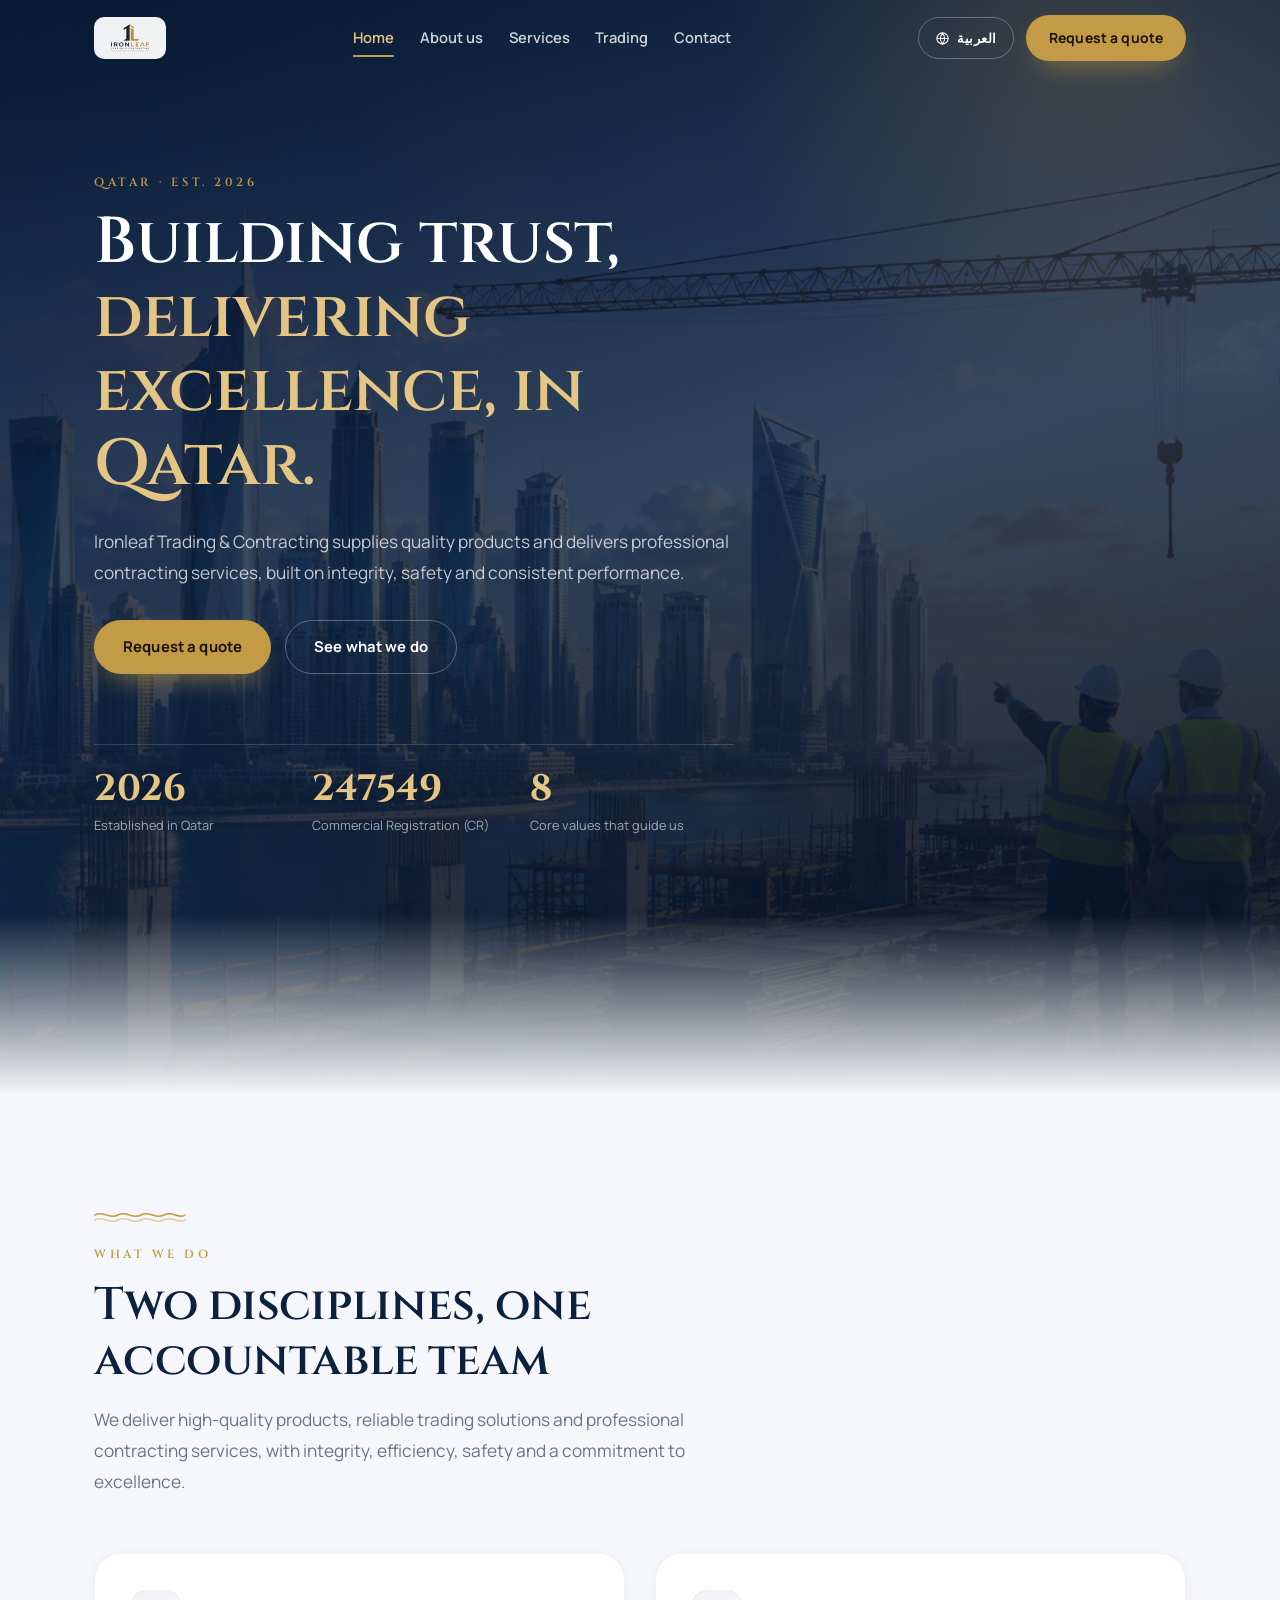
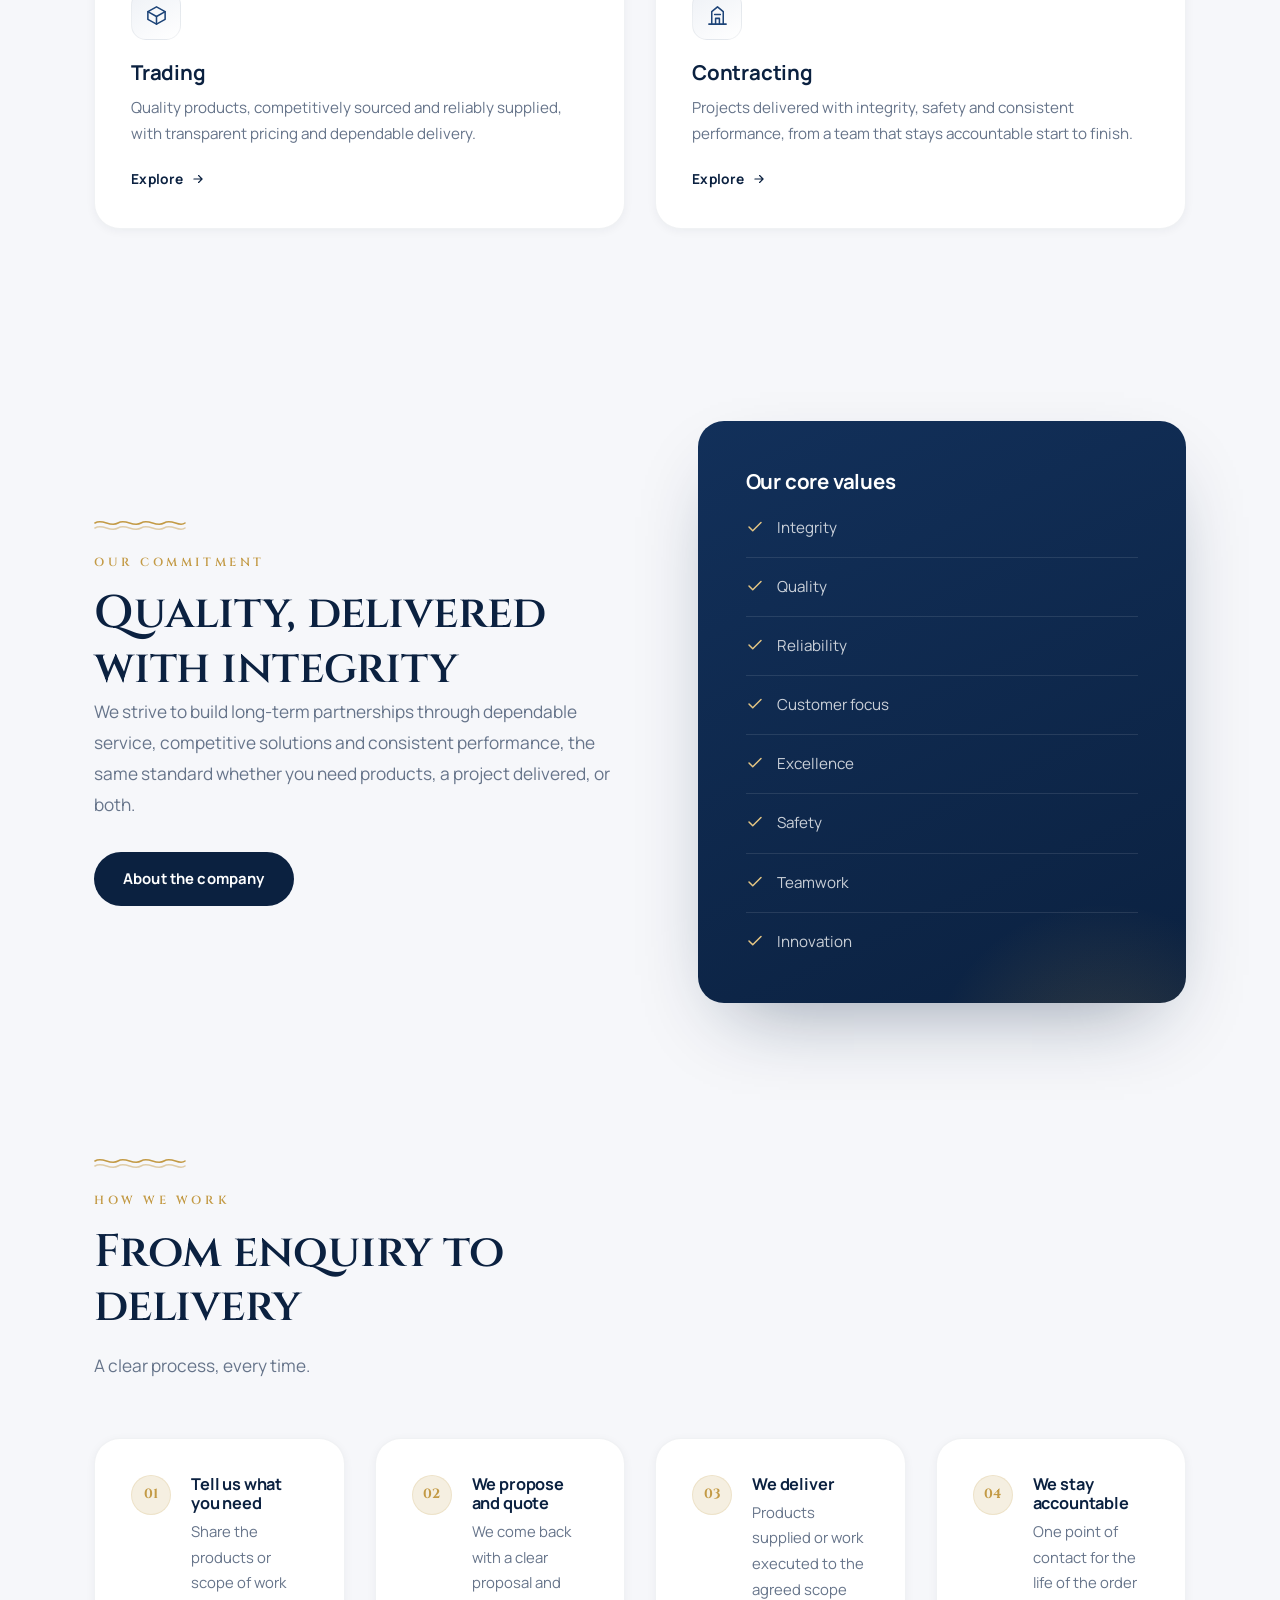
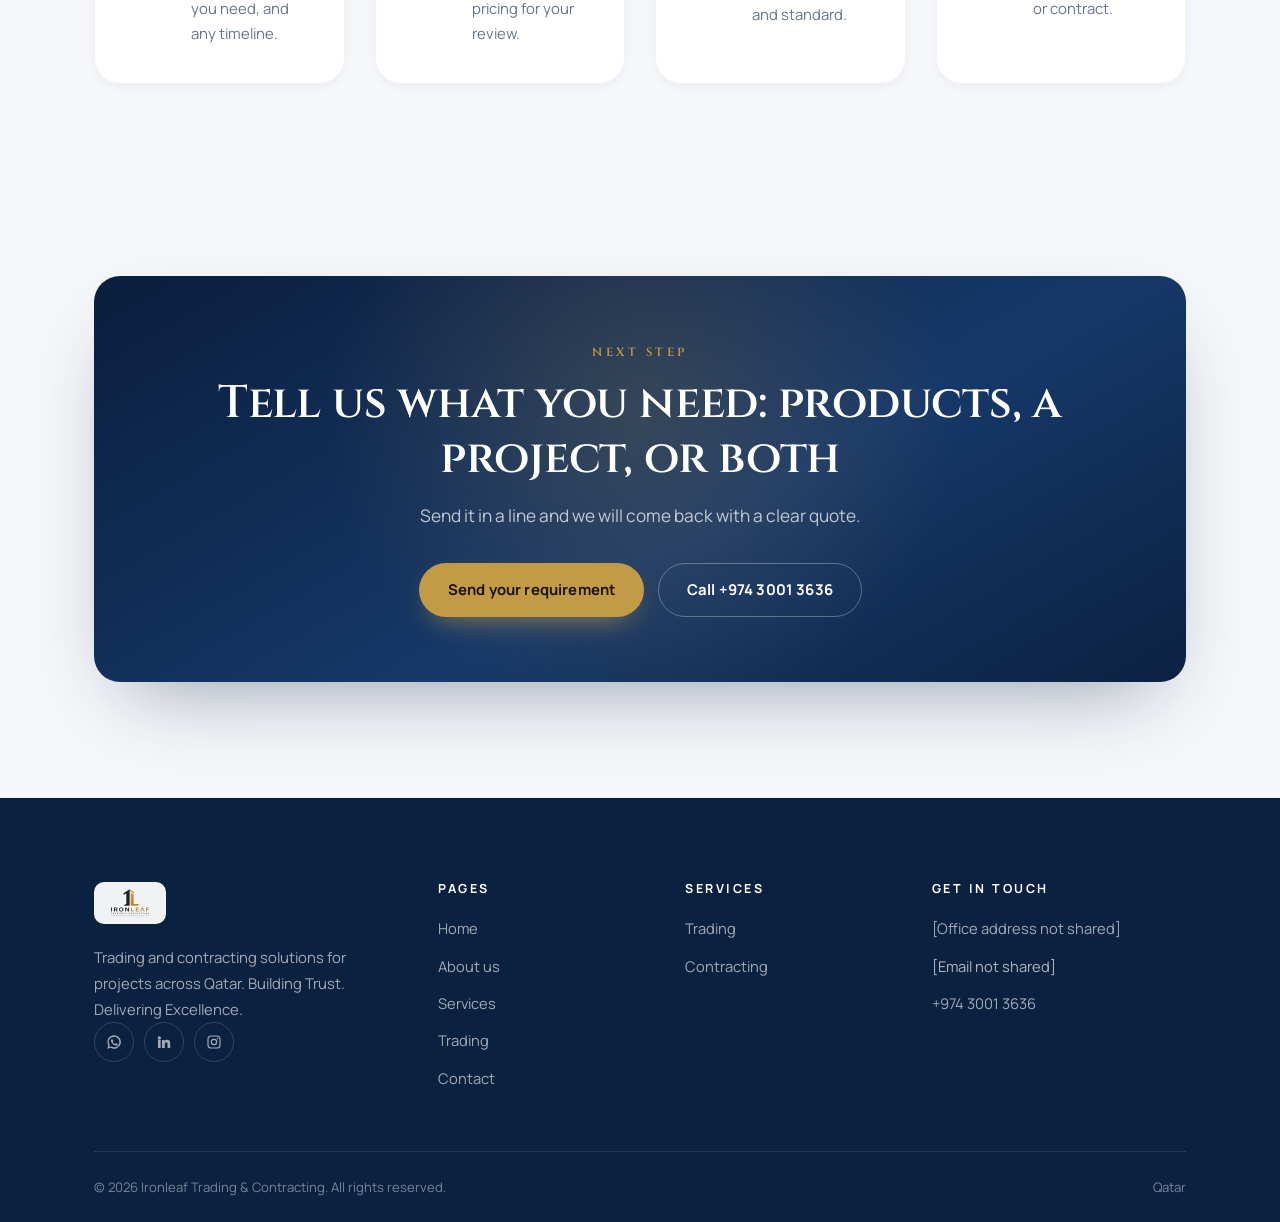
<file: index.html>
<!DOCTYPE html>
<html lang="en" dir="ltr">
<head>
<meta charset="utf-8">
<meta name="viewport" content="width=device-width, initial-scale=1, viewport-fit=cover">
<meta name="theme-color" content="#0B2140">
<title data-en="Ironleaf Trading &amp; Contracting | Trading &amp; Contracting in Qatar" data-ar="آيرون ليف للتجارة والمقاولات | التجارة والمقاولات في قطر">Ironleaf Trading &amp; Contracting | Trading & Contracting in Qatar</title>
<meta name="description" content="Quality products, reliable trading solutions and professional contracting services in Qatar.">
<link rel="preconnect" href="https://fonts.googleapis.com">
<link rel="preconnect" href="https://fonts.gstatic.com" crossorigin>
<link href="https://fonts.googleapis.com/css2?family=Cinzel:wght@500;600;700&family=Manrope:wght@400;500;600;700;800&family=Amiri:wght@400;700&family=Tajawal:wght@400;500;700;800&display=swap" rel="stylesheet">
<link rel="stylesheet" href="style.css">
</head>
<body>

<a class="skip" href="#main" data-en="Skip to content" data-ar="تخطَّ إلى المحتوى">Skip to content</a>
<header class="header on-dark">
  <div class="wrap">
    <a class="brand" href="index.html" aria-label="Ironleaf Trading &amp; Contracting, home">
      <img class="brand-logo" src="IronleaLogoPNG.png" alt="Ironleaf Trading &amp; Contracting">
    </a>
    <nav class="nav" aria-label="Primary"><a href="index.html" aria-current="page" data-en="Home" data-ar="الرئيسية">Home</a><a href="about.html" data-en="About us" data-ar="من نحن">About us</a><a href="services.html" data-en="Services" data-ar="خدماتنا">Services</a><a href="trading.html" data-en="Trading" data-ar="التجارة">Trading</a><a href="contact.html" data-en="Contact" data-ar="اتصل بنا">Contact</a></nav>
    <div class="header-actions">
      <button class="lang-btn" type="button" aria-label="Switch to Arabic"><svg viewBox="0 0 24 24" fill="none" stroke="currentColor" stroke-width="1.7" stroke-linecap="round" stroke-linejoin="round"><circle cx="12" cy="12" r="9"/><path d="M3 12h18M12 3a15 15 0 0 1 0 18 15 15 0 0 1 0-18z"/></svg><span data-en="العربية" data-ar="English">العربية</span></button>
      <a class="btn btn--gold header-cta" href="contact.html" data-en="Request a quote" data-ar="اطلب عرض سعر">Request a quote</a>
      <button class="burger" type="button" aria-label="Open menu" aria-expanded="false" aria-controls="drawer">
        <span></span><span></span><span></span>
      </button>
    </div>
  </div>
</header>

<div class="scrim" aria-hidden="true"></div>
<aside class="drawer" id="drawer" aria-label="Menu">
  <nav class="drawer-nav"><a href="index.html" aria-current="page"><span data-en="Home" data-ar="الرئيسية">Home</span><span>01</span></a><a href="about.html"><span data-en="About us" data-ar="من نحن">About us</span><span>02</span></a><a href="services.html"><span data-en="Services" data-ar="خدماتنا">Services</span><span>03</span></a><a href="trading.html"><span data-en="Trading" data-ar="التجارة">Trading</span><span>04</span></a><a href="contact.html"><span data-en="Contact" data-ar="اتصل بنا">Contact</span><span>05</span></a></nav>
  <div class="drawer-foot">
    <a class="btn btn--gold" href="contact.html" data-en="Request a quote" data-ar="اطلب عرض سعر">Request a quote</a>
    <div class="drawer-contact">
      <a href="tel:+97430013636">+974 3001 3636</a>
      <span class="muted" data-en="[Email not shared]" data-ar="[البريد الإلكتروني غير متوفر]">[Email not shared]</span>
    </div>
  </div>
</aside>

<main id="main">

<section class="hero">
  <div class="wrap">
    <div class="hero-inner">
      <span class="eyebrow" data-en="Qatar · Est. 2026" data-ar="قطر · تأسست 2026">Qatar · Est. 2026</span>
      <h1 class="display"><span data-en="Building trust," data-ar="بناء الثقة،">Building trust,</span><em data-en="delivering excellence, in Qatar." data-ar="وتقديم التميز، في قطر.">delivering excellence, in Qatar.</em></h1>
      <p class="lede" data-en="Ironleaf Trading &amp; Contracting supplies quality products and delivers professional contracting services, built on integrity, safety and consistent performance." data-ar="توفّر آيرون ليف للتجارة والمقاولات منتجات عالية الجودة وتقدّم خدمات مقاولات احترافية، قائمة على النزاهة والسلامة والأداء المتّسق.">Ironleaf Trading &amp; Contracting supplies quality products and delivers professional contracting services, built on integrity, safety and consistent performance.</p>
      <div class="btn-row">
        <a class="btn btn--gold" href="contact.html" data-en="Request a quote" data-ar="اطلب عرض سعر">Request a quote<svg viewBox="0 0 24 24" fill="none" stroke="currentColor" stroke-width="2" stroke-linecap="round" stroke-linejoin="round"><path d="M5 12h14M13 6l6 6-6 6"/></svg></a>
        <a class="btn btn--ghost" href="services.html" data-en="See what we do" data-ar="تعرّف على خدماتنا">See what we do</a>
      </div>
      <div class="hero-stats">
        <div><span class="num">2026</span><span class="lbl" data-en="Established in Qatar" data-ar="تأسست في قطر">Established in Qatar</span></div>
        <div><span class="num">247549</span><span class="lbl" data-en="Commercial Registration (CR)" data-ar="السجل التجاري (CR)">Commercial Registration (CR)</span></div>
        <div><span class="num">8</span><span class="lbl" data-en="Core values that guide us" data-ar="قيم أساسية توجّه عملنا">Core values that guide us</span></div>
      </div>
    </div>
  </div>
</section>

<section class="section">
  <div class="wrap">
    <div class="section-head">
      <svg class="wave-rule" viewBox="0 0 92 12" aria-hidden="true"><path d="M1 5c8-5 15 5 23 0s15 5 23 0 15 5 23 0 15 5 21 0"/><path d="M1 10c8-5 15 5 23 0s15 5 23 0 15 5 23 0 15 5 21 0"/></svg>
      <span class="eyebrow" data-en="What we do" data-ar="ما نقدمه">What we do</span>
      <h2 class="display" data-en="Two disciplines, one accountable team" data-ar="مجالان، وفريق واحد مسؤول">Two disciplines, one accountable team</h2>
      <p class="lede" data-en="We deliver high-quality products, reliable trading solutions and professional contracting services, with integrity, efficiency, safety and a commitment to excellence." data-ar="نقدّم منتجات عالية الجودة وحلولًا تجارية موثوقة وخدمات مقاولات احترافية، بنزاهة وكفاءة وسلامة والتزام بالتميز.">We deliver high-quality products, reliable trading solutions and professional contracting services, with integrity, efficiency, safety and a commitment to excellence.</p>
    </div>
    <div class="grid g-2">
      <a class="card reveal" data-delay="0" href="services.html#trading">
        <span class="card-ico"><svg viewBox="0 0 24 24" fill="none" stroke="currentColor" stroke-width="1.6" stroke-linecap="round" stroke-linejoin="round"><path d="M21 8l-9-5-9 5 9 5 9-5z"/><path d="M3 8v8l9 5 9-5V8"/><path d="M12 13v8"/></svg></span>
        <h3 data-en="Trading" data-ar="التجارة">Trading</h3>
        <p data-en="Quality products, competitively sourced and reliably supplied, with transparent pricing and dependable delivery." data-ar="منتجات عالية الجودة، تُورَّد بأسعار تنافسية وتوريد موثوق، مع أسعار شفافة وتسليم يمكن الاعتماد عليه.">Quality products, competitively sourced and reliably supplied, with transparent pricing and dependable delivery.</p>
        <span class="card-link"><span data-en="Explore" data-ar="اعرف المزيد">Explore</span><svg viewBox="0 0 24 24" fill="none" stroke="currentColor" stroke-width="2" stroke-linecap="round" stroke-linejoin="round"><path d="M5 12h14M13 6l6 6-6 6"/></svg></span>
      </a>
      <a class="card reveal" data-delay="1" href="services.html#contracting">
        <span class="card-ico"><svg viewBox="0 0 24 24" fill="none" stroke="currentColor" stroke-width="1.6" stroke-linecap="round" stroke-linejoin="round"><path d="M3 21h18"/><path d="M6 21V8l6-5 6 5v13"/><path d="M10 21v-6h4v6"/><path d="M9 11h6"/></svg></span>
        <h3 data-en="Contracting" data-ar="المقاولات">Contracting</h3>
        <p data-en="Projects delivered with integrity, safety and consistent performance, from a team that stays accountable start to finish." data-ar="مشاريع تُنفَّذ بنزاهة وسلامة وأداء متّسق، من فريق يبقى مسؤولًا من البداية حتى التسليم.">Projects delivered with integrity, safety and consistent performance, from a team that stays accountable start to finish.</p>
        <span class="card-link"><span data-en="Explore" data-ar="اعرف المزيد">Explore</span><svg viewBox="0 0 24 24" fill="none" stroke="currentColor" stroke-width="2" stroke-linecap="round" stroke-linejoin="round"><path d="M5 12h14M13 6l6 6-6 6"/></svg></span>
      </a></div>
  </div>
</section>

<section class="section section--tight">
  <div class="wrap">
    <div class="split">
      <div class="reveal">
        <svg class="wave-rule" viewBox="0 0 92 12" aria-hidden="true"><path d="M1 5c8-5 15 5 23 0s15 5 23 0 15 5 23 0 15 5 21 0"/><path d="M1 10c8-5 15 5 23 0s15 5 23 0 15 5 23 0 15 5 21 0"/></svg>
        <span class="eyebrow" data-en="Our commitment" data-ar="التزامنا">Our commitment</span>
        <h2 class="display" data-en="Quality, delivered with integrity" data-ar="الجودة، بنزاهة">Quality, delivered with integrity</h2>
        <p class="lede" data-en="We strive to build long-term partnerships through dependable service, competitive solutions and consistent performance, the same standard whether you need products, a project delivered, or both." data-ar="نسعى لبناء شراكات طويلة الأمد من خلال خدمة يمكن الاعتماد عليها وحلول تنافسية وأداء متّسق، بالمعيار نفسه سواء احتجت منتجات أو تنفيذ مشروع أو كليهما.">We strive to build long-term partnerships through dependable service, competitive solutions and consistent performance, the same standard whether you need products, a project delivered, or both.</p>
        <div class="btn-row">
          <a class="btn btn--ink" href="about.html" data-en="About the company" data-ar="عن الشركة">About the company<svg viewBox="0 0 24 24" fill="none" stroke="currentColor" stroke-width="2" stroke-linecap="round" stroke-linejoin="round"><path d="M5 12h14M13 6l6 6-6 6"/></svg></a>
        </div>
      </div>
      <div class="split-media reveal" data-delay="1">
        <div class="panel">
          <h3 data-en="Our core values" data-ar="قيمنا الأساسية">Our core values</h3>
          <ul class="panel-list" style="margin-top:22px">
            <li><svg viewBox="0 0 24 24" fill="none" stroke="currentColor" stroke-width="2" stroke-linecap="round" stroke-linejoin="round"><path d="M20 6L9 17l-5-5"/></svg><span data-en="Integrity" data-ar="النزاهة">Integrity</span></li>
            <li><svg viewBox="0 0 24 24" fill="none" stroke="currentColor" stroke-width="2" stroke-linecap="round" stroke-linejoin="round"><path d="M20 6L9 17l-5-5"/></svg><span data-en="Quality" data-ar="الجودة">Quality</span></li>
            <li><svg viewBox="0 0 24 24" fill="none" stroke="currentColor" stroke-width="2" stroke-linecap="round" stroke-linejoin="round"><path d="M20 6L9 17l-5-5"/></svg><span data-en="Reliability" data-ar="الموثوقية">Reliability</span></li>
            <li><svg viewBox="0 0 24 24" fill="none" stroke="currentColor" stroke-width="2" stroke-linecap="round" stroke-linejoin="round"><path d="M20 6L9 17l-5-5"/></svg><span data-en="Customer focus" data-ar="التركيز على العميل">Customer focus</span></li>
            <li><svg viewBox="0 0 24 24" fill="none" stroke="currentColor" stroke-width="2" stroke-linecap="round" stroke-linejoin="round"><path d="M20 6L9 17l-5-5"/></svg><span data-en="Excellence" data-ar="التميز">Excellence</span></li>
            <li><svg viewBox="0 0 24 24" fill="none" stroke="currentColor" stroke-width="2" stroke-linecap="round" stroke-linejoin="round"><path d="M20 6L9 17l-5-5"/></svg><span data-en="Safety" data-ar="السلامة">Safety</span></li>
            <li><svg viewBox="0 0 24 24" fill="none" stroke="currentColor" stroke-width="2" stroke-linecap="round" stroke-linejoin="round"><path d="M20 6L9 17l-5-5"/></svg><span data-en="Teamwork" data-ar="العمل الجماعي">Teamwork</span></li>
            <li><svg viewBox="0 0 24 24" fill="none" stroke="currentColor" stroke-width="2" stroke-linecap="round" stroke-linejoin="round"><path d="M20 6L9 17l-5-5"/></svg><span data-en="Innovation" data-ar="الابتكار">Innovation</span></li>
          </ul>
        </div>
      </div>
    </div>
  </div>
</section>

<section class="section section--tight">
  <div class="wrap">
    <div class="section-head">
      <svg class="wave-rule" viewBox="0 0 92 12" aria-hidden="true"><path d="M1 5c8-5 15 5 23 0s15 5 23 0 15 5 23 0 15 5 21 0"/><path d="M1 10c8-5 15 5 23 0s15 5 23 0 15 5 23 0 15 5 21 0"/></svg>
      <span class="eyebrow" data-en="How we work" data-ar="كيف نعمل">How we work</span>
      <h2 class="display" data-en="From enquiry to delivery" data-ar="من الاستفسار إلى التسليم">From enquiry to delivery</h2>
      <p class="lede" data-en="A clear process, every time." data-ar="خطوات واضحة في كل مرة.">A clear process, every time.</p>
    </div>
    <div class="grid g-4">
      <div class="card step reveal" data-delay="0">
        <span class="step-n">01</span>
        <div><h3 data-en="Tell us what you need" data-ar="أخبرنا بما تحتاجه">Tell us what you need</h3><p data-en="Share the products or scope of work you need, and any timeline." data-ar="شاركنا المنتجات أو نطاق العمل المطلوب، مع أي جدول زمني.">Share the products or scope of work you need, and any timeline.</p></div>
      </div>
      <div class="card step reveal" data-delay="1">
        <span class="step-n">02</span>
        <div><h3 data-en="We propose and quote" data-ar="نقترح ونقدّم عرض السعر">We propose and quote</h3><p data-en="We come back with a clear proposal and pricing for your review." data-ar="نعود إليك باقتراح واضح وأسعار للمراجعة.">We come back with a clear proposal and pricing for your review.</p></div>
      </div>
      <div class="card step reveal" data-delay="2">
        <span class="step-n">03</span>
        <div><h3 data-en="We deliver" data-ar="ننفّذ">We deliver</h3><p data-en="Products supplied or work executed to the agreed scope and standard." data-ar="توريد المنتجات أو تنفيذ العمل وفق النطاق والمعايير المتفق عليها.">Products supplied or work executed to the agreed scope and standard.</p></div>
      </div>
      <div class="card step reveal" data-delay="3">
        <span class="step-n">04</span>
        <div><h3 data-en="We stay accountable" data-ar="نبقى مسؤولين">We stay accountable</h3><p data-en="One point of contact for the life of the order or contract." data-ar="جهة اتصال واحدة طوال مدة الطلب أو العقد.">One point of contact for the life of the order or contract.</p></div>
      </div></div>
  </div>
</section>

<section class="section">
  <div class="wrap">
    <div class="cta-band reveal">
      <span class="eyebrow" data-en="Next step" data-ar="الخطوة التالية">Next step</span>
      <h2 class="display" data-en="Tell us what you need: products, a project, or both" data-ar="أخبرنا بما تحتاجه: منتجات، مشروع، أو كليهما">Tell us what you need: products, a project, or both</h2>
      <p class="lede" data-en="Send it in a line and we will come back with a clear quote." data-ar="أرسلها في سطر واحد وسنعود إليك بعرض سعر واضح.">Send it in a line and we will come back with a clear quote.</p>
      <div class="btn-row">
        <a class="btn btn--gold" href="contact.html" data-en="Send your requirement" data-ar="أرسل متطلباتك">Send your requirement</a>
        <a class="btn btn--ghost" href="tel:+97430013636" data-en="Call +974 3001 3636" data-ar="اتصل على +974 3001 3636">Call +974 3001 3636</a>
      </div>
    </div>
  </div>
</section>

</main>

<footer class="footer">
  <div class="wrap">
    <div class="footer-grid">
      <div>
        <a class="brand" href="index.html">
          <img class="brand-logo" src="IronleaLogoPNG.png" alt="Ironleaf Trading &amp; Contracting">
        </a>
        <p class="footer-about" data-en="Trading and contracting solutions for projects across Qatar. Building Trust. Delivering Excellence." data-ar="حلول تجارية ومقاولات للمشاريع في قطر. بناء الثقة، وتقديم التميز.">Trading and contracting solutions for projects across Qatar. Building Trust. Delivering Excellence.</p>
        <div class="footer-social">
          <a href="https://wa.me/97430013636" aria-label="WhatsApp"><svg viewBox="0 0 24 24" fill="currentColor"><path d="M12 2a10 10 0 0 0-8.6 15L2 22l5.2-1.4A10 10 0 1 0 12 2zm0 2a8 8 0 1 1-4.1 14.9l-.3-.2-2.6.7.7-2.5-.2-.3A8 8 0 0 1 12 4zm-3 4c-.2 0-.5.1-.7.4-.3.3-.9.8-.9 2s.9 2.3 1 2.5c.1.2 1.7 2.8 4.3 3.8 2.1.8 2.5.7 3 .6.5-.1 1.5-.6 1.7-1.2.2-.6.2-1.1.2-1.2l-.6-.3-1.6-.8c-.2-.1-.4-.1-.6.1l-.8 1c-.1.2-.3.2-.5.1a6.6 6.6 0 0 1-3.3-2.9c-.1-.2 0-.4.1-.5l.5-.6.2-.4v-.4l-.7-1.7c-.2-.4-.4-.4-.6-.4z"/></svg></a>
          <a href="https://www.linkedin.com" aria-label="LinkedIn"><svg viewBox="0 0 24 24" fill="currentColor"><path d="M4.98 3.5a2.5 2.5 0 1 1 0 5 2.5 2.5 0 0 1 0-5zM3 9h4v12H3zM9 9h3.8v1.7h.1c.5-1 1.8-2 3.7-2 4 0 4.7 2.5 4.7 5.8V21h-4v-5.6c0-1.3 0-3-1.9-3s-2.2 1.4-2.2 2.9V21H9z"/></svg></a>
          <a href="https://www.instagram.com" aria-label="Instagram"><svg viewBox="0 0 24 24" fill="none" stroke="currentColor" stroke-width="1.8"><rect x="3" y="3" width="18" height="18" rx="5"/><circle cx="12" cy="12" r="4"/><circle cx="17.2" cy="6.8" r="1.1" fill="currentColor" stroke="none"/></svg></a>
        </div>
      </div>
      <div>
        <h4 data-en="Pages" data-ar="الصفحات">Pages</h4>
        <nav class="footer-links"><a href="index.html" data-en="Home" data-ar="الرئيسية">Home</a><a href="about.html" data-en="About us" data-ar="من نحن">About us</a><a href="services.html" data-en="Services" data-ar="خدماتنا">Services</a><a href="trading.html" data-en="Trading" data-ar="التجارة">Trading</a><a href="contact.html" data-en="Contact" data-ar="اتصل بنا">Contact</a></nav>
      </div>
      <div>
        <h4 data-en="Services" data-ar="الخدمات">Services</h4>
        <nav class="footer-links"><a href="services.html#trading" data-en="Trading" data-ar="التجارة">Trading</a><a href="services.html#contracting" data-en="Contracting" data-ar="المقاولات">Contracting</a></nav>
      </div>
      <div>
        <h4 data-en="Get in touch" data-ar="تواصل معنا">Get in touch</h4>
        <div class="footer-links">
          <span data-en="[Office address not shared]" data-ar="[العنوان غير متوفر]">[Office address not shared]</span>
          <span class="muted" data-en="[Email not shared]" data-ar="[البريد الإلكتروني غير متوفر]">[Email not shared]</span>
          <a href="tel:+97430013636">+974 3001 3636</a>
        </div>
      </div>
    </div>
    <div class="footer-bottom">
      <p><span data-en="©" data-ar="©">&copy;</span> <span class="js-year">2026</span> <span data-en="Ironleaf Trading &amp; Contracting. All rights reserved." data-ar="آيرون ليف للتجارة والمقاولات. جميع الحقوق محفوظة.">Ironleaf Trading &amp; Contracting. All rights reserved.</span></p>
      <p data-en="Qatar" data-ar="قطر">Qatar</p>
    </div>
  </div>
</footer>

<button class="to-top" type="button" aria-label="Back to top"><svg viewBox="0 0 24 24" fill="none" stroke="currentColor" stroke-width="2" stroke-linecap="round" stroke-linejoin="round"><path d="M12 19V5M6 11l6-6 6 6"/></svg></button>
<script src="main.js"></script>
</body>
</html>
</file>
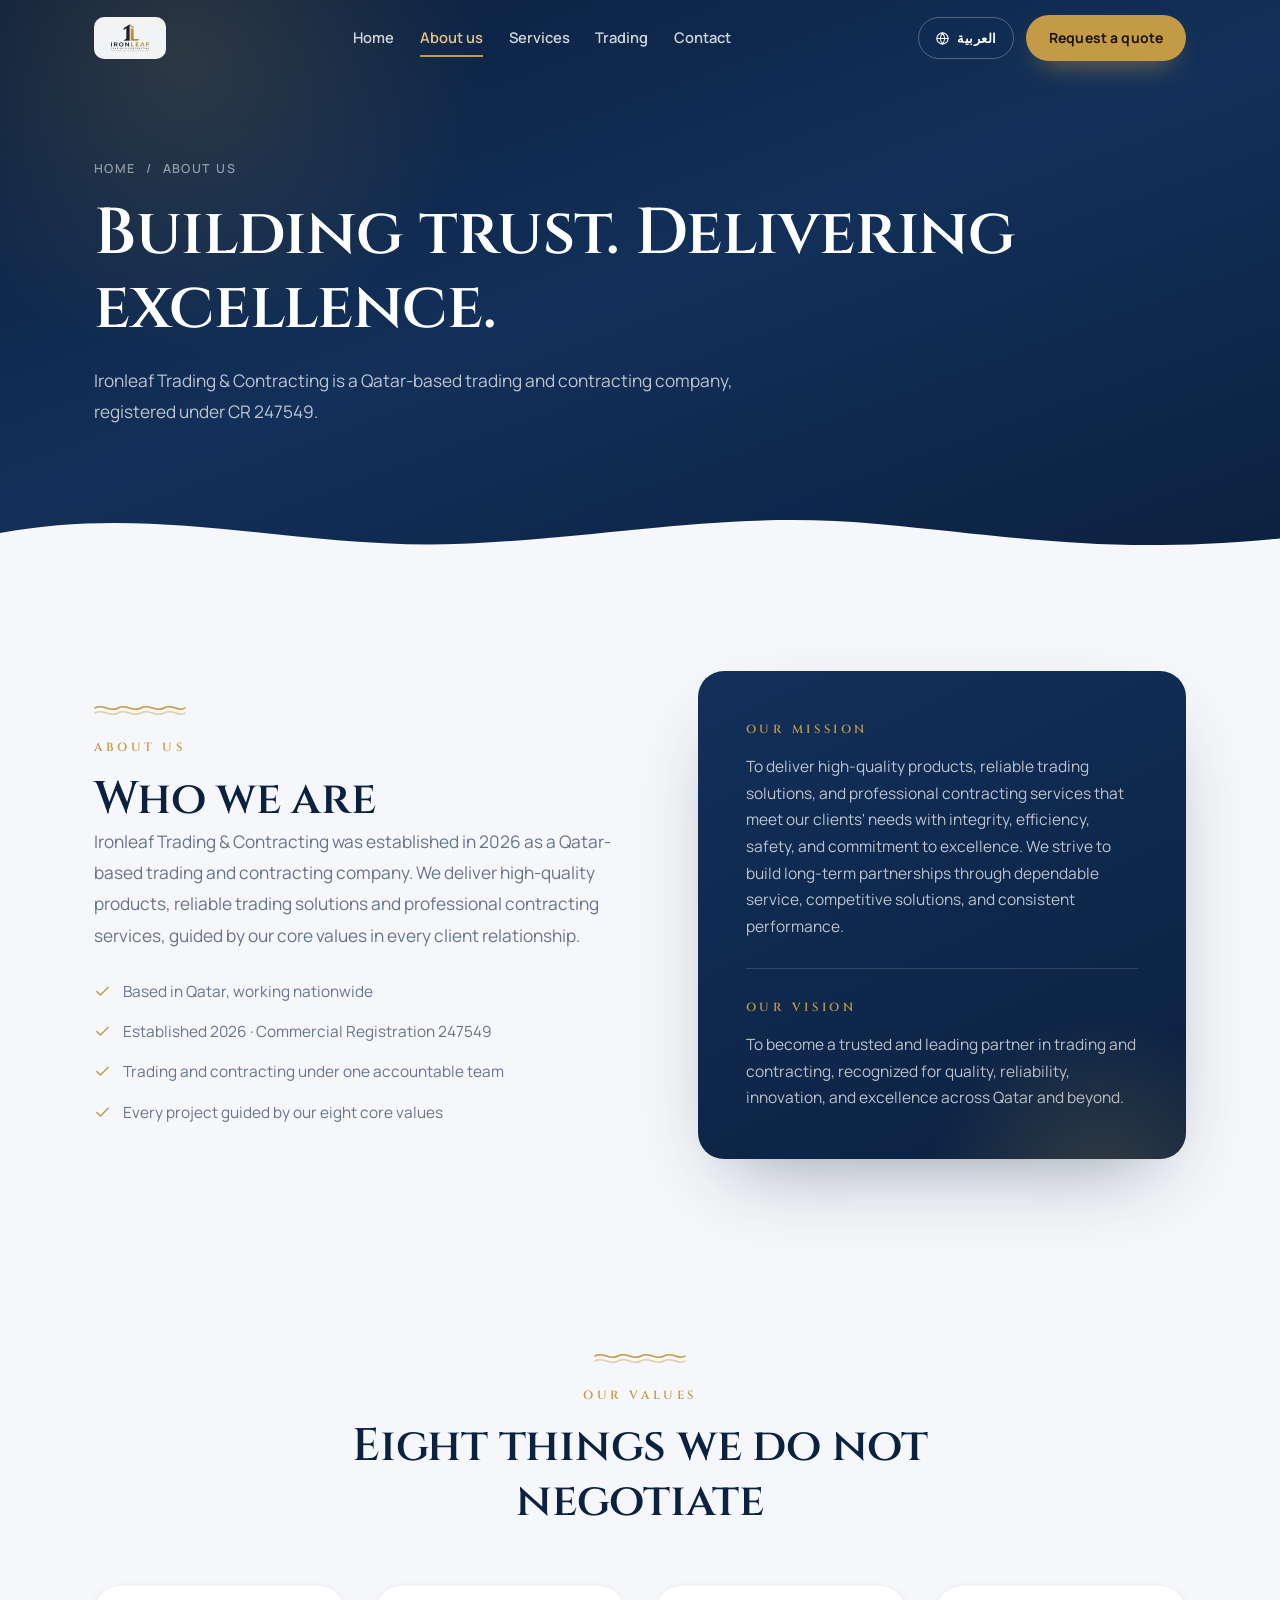
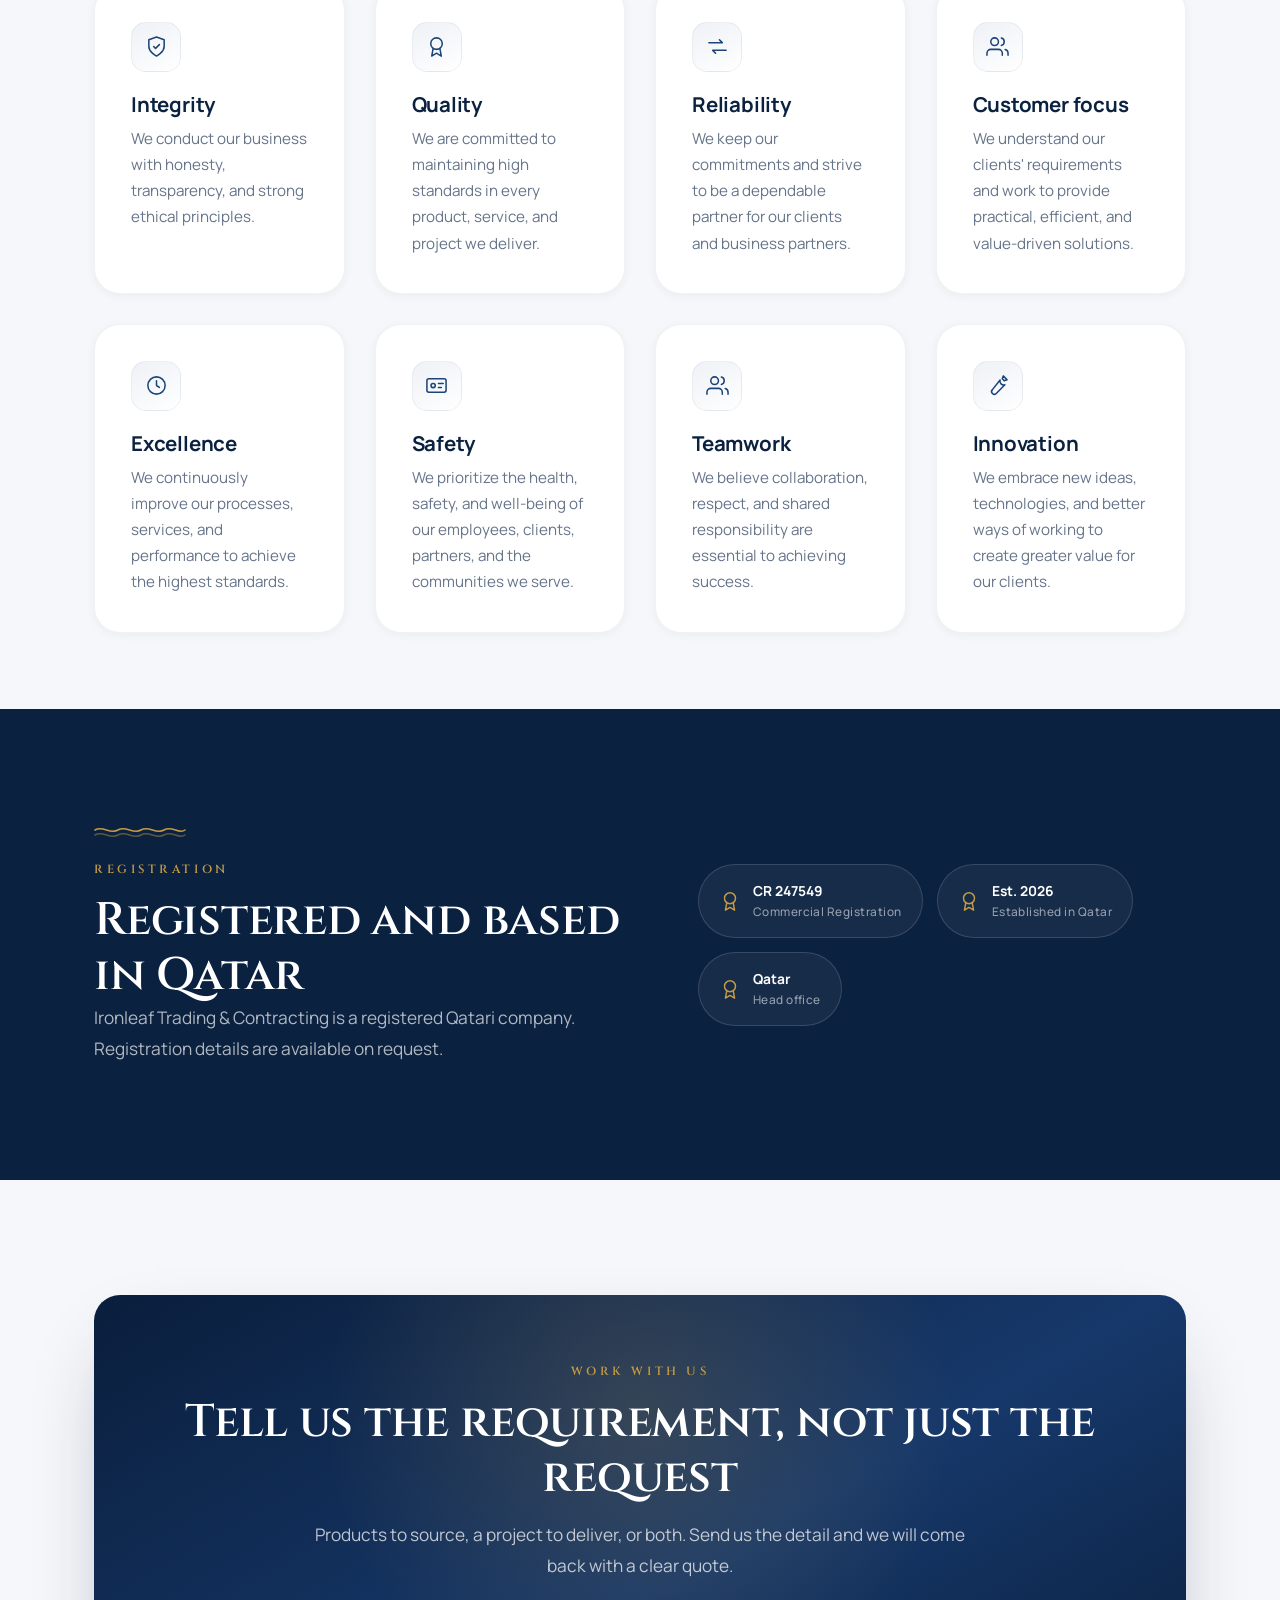
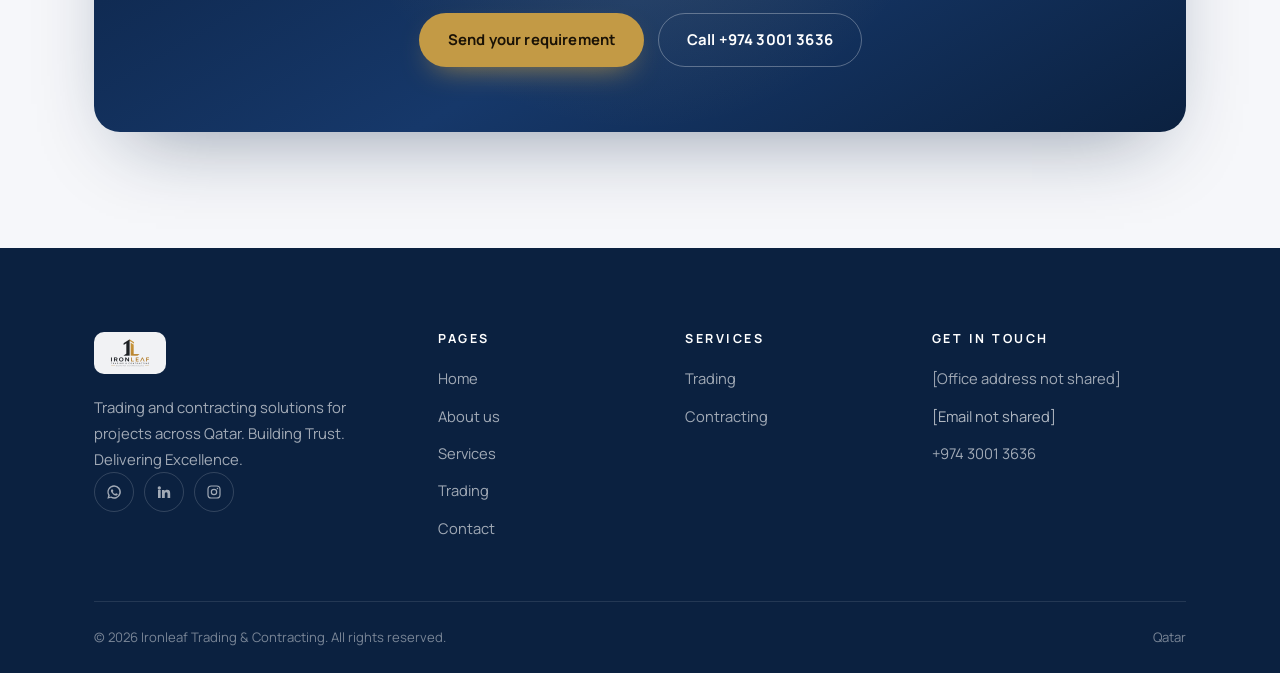
<file: about.html>
<!DOCTYPE html>
<html lang="en" dir="ltr">
<head>
<meta charset="utf-8">
<meta name="viewport" content="width=device-width, initial-scale=1, viewport-fit=cover">
<meta name="theme-color" content="#0B2140">
<title data-en="About us   Ironleaf Trading &amp; Contracting" data-ar="من نحن   آيرون ليف للتجارة والمقاولات">About us   Ironleaf Trading &amp; Contracting</title>
<meta name="description" content="Our vision, mission and core values: Ironleaf Trading &amp; Contracting in Qatar.">
<link rel="preconnect" href="https://fonts.googleapis.com">
<link rel="preconnect" href="https://fonts.gstatic.com" crossorigin>
<link href="https://fonts.googleapis.com/css2?family=Cinzel:wght@500;600;700&family=Manrope:wght@400;500;600;700;800&family=Amiri:wght@400;700&family=Tajawal:wght@400;500;700;800&display=swap" rel="stylesheet">
<link rel="stylesheet" href="style.css">
</head>
<body>

<a class="skip" href="#main" data-en="Skip to content" data-ar="تخطَّ إلى المحتوى">Skip to content</a>
<header class="header on-dark">
  <div class="wrap">
    <a class="brand" href="index.html" aria-label="Ironleaf Trading &amp; Contracting, home">
      <img class="brand-logo" src="IronleaLogoPNG.png" alt="Ironleaf Trading &amp; Contracting">
    </a>
    <nav class="nav" aria-label="Primary"><a href="index.html" data-en="Home" data-ar="الرئيسية">Home</a><a href="about.html" aria-current="page" data-en="About us" data-ar="من نحن">About us</a><a href="services.html" data-en="Services" data-ar="خدماتنا">Services</a><a href="trading.html" data-en="Trading" data-ar="التجارة">Trading</a><a href="contact.html" data-en="Contact" data-ar="اتصل بنا">Contact</a></nav>
    <div class="header-actions">
      <button class="lang-btn" type="button" aria-label="Switch to Arabic"><svg viewBox="0 0 24 24" fill="none" stroke="currentColor" stroke-width="1.7" stroke-linecap="round" stroke-linejoin="round"><circle cx="12" cy="12" r="9"/><path d="M3 12h18M12 3a15 15 0 0 1 0 18 15 15 0 0 1 0-18z"/></svg><span data-en="العربية" data-ar="English">العربية</span></button>
      <a class="btn btn--gold header-cta" href="contact.html" data-en="Request a quote" data-ar="اطلب عرض سعر">Request a quote</a>
      <button class="burger" type="button" aria-label="Open menu" aria-expanded="false" aria-controls="drawer">
        <span></span><span></span><span></span>
      </button>
    </div>
  </div>
</header>

<div class="scrim" aria-hidden="true"></div>
<aside class="drawer" id="drawer" aria-label="Menu">
  <nav class="drawer-nav"><a href="index.html"><span data-en="Home" data-ar="الرئيسية">Home</span><span>01</span></a><a href="about.html" aria-current="page"><span data-en="About us" data-ar="من نحن">About us</span><span>02</span></a><a href="services.html"><span data-en="Services" data-ar="خدماتنا">Services</span><span>03</span></a><a href="trading.html"><span data-en="Trading" data-ar="التجارة">Trading</span><span>04</span></a><a href="contact.html"><span data-en="Contact" data-ar="اتصل بنا">Contact</span><span>05</span></a></nav>
  <div class="drawer-foot">
    <a class="btn btn--gold" href="contact.html" data-en="Request a quote" data-ar="اطلب عرض سعر">Request a quote</a>
    <div class="drawer-contact">
      <a href="tel:+97430013636">+974 3001 3636</a>
      <span class="muted" data-en="[Email not shared]" data-ar="[البريد الإلكتروني غير متوفر]">[Email not shared]</span>
    </div>
  </div>
</aside>

<main id="main">

<section class="page-hero">
  <div class="wrap">
    <nav class="crumbs" aria-label="Breadcrumb">
      <a href="index.html" data-en="Home" data-ar="الرئيسية">Home</a><span>/</span><span data-en="About us" data-ar="من نحن">About us</span>
    </nav>
    <h1 class="display" data-en="Building trust. Delivering excellence." data-ar="بناء الثقة. تقديم التميز.">Building trust. Delivering excellence.</h1>
    <p class="lede" data-en="Ironleaf Trading &amp; Contracting is a Qatar-based trading and contracting company, registered under CR 247549." data-ar="آيرون ليف للتجارة والمقاولات شركة تجارة ومقاولات مقرّها قطر، مسجّلة بموجب السجل التجاري رقم 247549.">Ironleaf Trading &amp; Contracting is a Qatar-based trading and contracting company, registered under CR 247549.</p>
  </div>
  <svg class="page-hero-wave" viewBox="0 0 1440 70" preserveAspectRatio="none" aria-hidden="true"><path d="M0 44c180-34 340 20 520 12s300-38 470-22 260 34 450 16v22H0z" fill="currentColor"/></svg>
</section>

<section class="section">
  <div class="wrap">
    <div class="split">
      <div class="reveal">
        <svg class="wave-rule" viewBox="0 0 92 12" aria-hidden="true"><path d="M1 5c8-5 15 5 23 0s15 5 23 0 15 5 23 0 15 5 21 0"/><path d="M1 10c8-5 15 5 23 0s15 5 23 0 15 5 23 0 15 5 21 0"/></svg>
        <span class="eyebrow" data-en="About us" data-ar="من نحن">About us</span>
        <h2 class="display" data-en="Who we are" data-ar="من نحن">Who we are</h2>
        <p class="lede" data-en="Ironleaf Trading &amp; Contracting was established in 2026 as a Qatar-based trading and contracting company. We deliver high-quality products, reliable trading solutions and professional contracting services, guided by our core values in every client relationship." data-ar="تأسست آيرون ليف للتجارة والمقاولات عام 2026 كشركة تجارة ومقاولات مقرّها قطر. نقدّم منتجات عالية الجودة وحلولًا تجارية موثوقة وخدمات مقاولات احترافية، مسترشدين بقيمنا الأساسية في كل علاقة مع عملائنا.">Ironleaf Trading &amp; Contracting was established in 2026 as a Qatar-based trading and contracting company. We deliver high-quality products, reliable trading solutions and professional contracting services, guided by our core values in every client relationship.</p>
        <ul class="ticks" style="margin-top:28px">
          <li><svg viewBox="0 0 24 24" fill="none" stroke="currentColor" stroke-width="2" stroke-linecap="round" stroke-linejoin="round"><path d="M20 6L9 17l-5-5"/></svg><span data-en="Based in Qatar, working nationwide" data-ar="مقرّنا في قطر ونعمل في جميع أنحائها">Based in Qatar, working nationwide</span></li>
          <li><svg viewBox="0 0 24 24" fill="none" stroke="currentColor" stroke-width="2" stroke-linecap="round" stroke-linejoin="round"><path d="M20 6L9 17l-5-5"/></svg><span data-en="Established 2026 · Commercial Registration 247549" data-ar="تأسست 2026 · السجل التجاري 247549">Established 2026 · Commercial Registration 247549</span></li>
          <li><svg viewBox="0 0 24 24" fill="none" stroke="currentColor" stroke-width="2" stroke-linecap="round" stroke-linejoin="round"><path d="M20 6L9 17l-5-5"/></svg><span data-en="Trading and contracting under one accountable team" data-ar="التجارة والمقاولات تحت فريق واحد مسؤول">Trading and contracting under one accountable team</span></li>
          <li><svg viewBox="0 0 24 24" fill="none" stroke="currentColor" stroke-width="2" stroke-linecap="round" stroke-linejoin="round"><path d="M20 6L9 17l-5-5"/></svg><span data-en="Every project guided by our eight core values" data-ar="كل مشروع تحكمه قيمنا الأساسية الثماني">Every project guided by our eight core values</span></li>
        </ul>
      </div>
      <div class="split-media reveal" data-delay="1">
        <div class="panel">
          <span class="eyebrow" data-en="Our mission" data-ar="مهمتنا">Our mission</span>
          <p style="color:rgba(255,255,255,.72)" data-en="To deliver high-quality products, reliable trading solutions, and professional contracting services that meet our clients' needs with integrity, efficiency, safety, and commitment to excellence. We strive to build long-term partnerships through dependable service, competitive solutions, and consistent performance." data-ar="تقديم منتجات عالية الجودة وحلول تجارية موثوقة وخدمات مقاولات احترافية تلبي احتياجات عملائنا بنزاهة وكفاءة وسلامة والتزام بالتميز. نسعى لبناء شراكات طويلة الأمد من خلال خدمة يمكن الاعتماد عليها وحلول تنافسية وأداء متّسق.">To deliver high-quality products, reliable trading solutions, and professional contracting services that meet our clients' needs with integrity, efficiency, safety, and commitment to excellence. We strive to build long-term partnerships through dependable service, competitive solutions, and consistent performance.</p>
          <hr style="border:0;border-top:1px solid rgba(255,255,255,.14);margin:28px 0">
          <span class="eyebrow" data-en="Our vision" data-ar="رؤيتنا">Our vision</span>
          <p style="color:rgba(255,255,255,.72)" data-en="To become a trusted and leading partner in trading and contracting, recognized for quality, reliability, innovation, and excellence across Qatar and beyond." data-ar="أن نصبح شريكًا موثوقًا ورائدًا في مجال التجارة والمقاولات، معروفًا بالجودة والموثوقية والابتكار والتميز في قطر وخارجها.">To become a trusted and leading partner in trading and contracting, recognized for quality, reliability, innovation, and excellence across Qatar and beyond.</p>
        </div>
      </div>
    </div>
  </div>
</section>

<section class="section section--tight">
  <div class="wrap">
    <div class="section-head is-centered">
      <svg class="wave-rule" viewBox="0 0 92 12" aria-hidden="true"><path d="M1 5c8-5 15 5 23 0s15 5 23 0 15 5 23 0 15 5 21 0"/><path d="M1 10c8-5 15 5 23 0s15 5 23 0 15 5 23 0 15 5 21 0"/></svg>
      <span class="eyebrow" data-en="Our values" data-ar="قيمنا">Our values</span>
      <h2 class="display" data-en="Eight things we do not negotiate" data-ar="ثماني قيم لا نساوم عليها">Eight things we do not negotiate</h2>
    </div>
    <div class="grid g-4">
      <div class="card reveal" data-delay="0">
        <span class="card-ico"><svg viewBox="0 0 24 24" fill="none" stroke="currentColor" stroke-width="1.6" stroke-linecap="round" stroke-linejoin="round"><path d="M12 22s8-4 8-10V5l-8-3-8 3v7c0 6 8 10 8 10z"/><path d="M9 12l2 2 4-4"/></svg></span>
        <h3 data-en="Integrity" data-ar="النزاهة">Integrity</h3><p data-en="We conduct our business with honesty, transparency, and strong ethical principles." data-ar="نُدير أعمالنا بصدق وشفافية ومبادئ أخلاقية راسخة.">We conduct our business with honesty, transparency, and strong ethical principles.</p>
      </div>
      <div class="card reveal" data-delay="1">
        <span class="card-ico"><svg viewBox="0 0 24 24" fill="none" stroke="currentColor" stroke-width="1.6" stroke-linecap="round" stroke-linejoin="round"><circle cx="12" cy="9" r="6"/><path d="M8.5 14l-1.5 8 5-3 5 3-1.5-8"/></svg></span>
        <h3 data-en="Quality" data-ar="الجودة">Quality</h3><p data-en="We are committed to maintaining high standards in every product, service, and project we deliver." data-ar="نلتزم بأعلى المعايير في كل منتج وخدمة ومشروع نقدّمه.">We are committed to maintaining high standards in every product, service, and project we deliver.</p>
      </div>
      <div class="card reveal" data-delay="2">
        <span class="card-ico"><svg viewBox="0 0 24 24" fill="none" stroke="currentColor" stroke-width="1.6" stroke-linecap="round" stroke-linejoin="round"><path d="M3 8h14l-3-3M21 16H7l3 3"/></svg></span>
        <h3 data-en="Reliability" data-ar="الموثوقية">Reliability</h3><p data-en="We keep our commitments and strive to be a dependable partner for our clients and business partners." data-ar="نفي بالتزاماتنا ونسعى لأن نكون شريكًا يمكن الاعتماد عليه لعملائنا وشركائنا.">We keep our commitments and strive to be a dependable partner for our clients and business partners.</p>
      </div>
      <div class="card reveal" data-delay="3">
        <span class="card-ico"><svg viewBox="0 0 24 24" fill="none" stroke="currentColor" stroke-width="1.6" stroke-linecap="round" stroke-linejoin="round"><path d="M17 21v-2a4 4 0 0 0-4-4H5a4 4 0 0 0-4 4v2"/><circle cx="9" cy="7" r="4"/><path d="M23 21v-2a4 4 0 0 0-3-3.87M16 3.13a4 4 0 0 1 0 7.75"/></svg></span>
        <h3 data-en="Customer focus" data-ar="التركيز على العميل">Customer focus</h3><p data-en="We understand our clients' requirements and work to provide practical, efficient, and value-driven solutions." data-ar="نتفهّم متطلبات عملائنا ونعمل على تقديم حلول عملية وفعالة تحقق قيمة حقيقية.">We understand our clients' requirements and work to provide practical, efficient, and value-driven solutions.</p>
      </div>
      <div class="card reveal" data-delay="0">
        <span class="card-ico"><svg viewBox="0 0 24 24" fill="none" stroke="currentColor" stroke-width="1.6" stroke-linecap="round" stroke-linejoin="round"><circle cx="12" cy="12" r="9"/><path d="M12 7v5l3 2"/></svg></span>
        <h3 data-en="Excellence" data-ar="التميز">Excellence</h3><p data-en="We continuously improve our processes, services, and performance to achieve the highest standards." data-ar="نطوّر باستمرار عملياتنا وخدماتنا وأداءنا لتحقيق أعلى المعايير.">We continuously improve our processes, services, and performance to achieve the highest standards.</p>
      </div>
      <div class="card reveal" data-delay="1">
        <span class="card-ico"><svg viewBox="0 0 24 24" fill="none" stroke="currentColor" stroke-width="1.6" stroke-linecap="round" stroke-linejoin="round"><rect x="2" y="5" width="20" height="14" rx="2"/><circle cx="8.5" cy="12" r="2.2"/><path d="M14 10h5M14 14h3"/></svg></span>
        <h3 data-en="Safety" data-ar="السلامة">Safety</h3><p data-en="We prioritize the health, safety, and well-being of our employees, clients, partners, and the communities we serve." data-ar="نضع صحة وسلامة موظفينا وعملائنا وشركائنا والمجتمعات التي نخدمها في مقدمة أولوياتنا.">We prioritize the health, safety, and well-being of our employees, clients, partners, and the communities we serve.</p>
      </div>
      <div class="card reveal" data-delay="2">
        <span class="card-ico"><svg viewBox="0 0 24 24" fill="none" stroke="currentColor" stroke-width="1.6" stroke-linecap="round" stroke-linejoin="round"><path d="M17 21v-2a4 4 0 0 0-4-4H5a4 4 0 0 0-4 4v2"/><circle cx="9" cy="7" r="4"/><path d="M23 21v-2a4 4 0 0 0-3-3.87M16 3.13a4 4 0 0 1 0 7.75"/></svg></span>
        <h3 data-en="Teamwork" data-ar="العمل الجماعي">Teamwork</h3><p data-en="We believe collaboration, respect, and shared responsibility are essential to achieving success." data-ar="نؤمن بأن التعاون والاحترام والمسؤولية المشتركة أساس تحقيق النجاح.">We believe collaboration, respect, and shared responsibility are essential to achieving success.</p>
      </div>
      <div class="card reveal" data-delay="3">
        <span class="card-ico"><svg viewBox="0 0 24 24" fill="none" stroke="currentColor" stroke-width="1.6" stroke-linecap="round" stroke-linejoin="round"><path d="M14.7 6.3a4 4 0 0 0 5 5l-9 9a2.8 2.8 0 0 1-4-4z"/><path d="M18 2l4 4-3 1-2-2z"/></svg></span>
        <h3 data-en="Innovation" data-ar="الابتكار">Innovation</h3><p data-en="We embrace new ideas, technologies, and better ways of working to create greater value for our clients." data-ar="نتبنى الأفكار الجديدة والتقنيات وأساليب العمل الأفضل لخلق قيمة أكبر لعملائنا.">We embrace new ideas, technologies, and better ways of working to create greater value for our clients.</p>
      </div></div>
  </div>
</section>

<section class="section ink-band">
  <div class="wrap">
    <div class="split">
      <div class="reveal">
        <svg class="wave-rule" viewBox="0 0 92 12" aria-hidden="true"><path d="M1 5c8-5 15 5 23 0s15 5 23 0 15 5 23 0 15 5 21 0"/><path d="M1 10c8-5 15 5 23 0s15 5 23 0 15 5 23 0 15 5 21 0"/></svg>
        <span class="eyebrow" data-en="Registration" data-ar="التسجيل">Registration</span>
        <h2 class="display" data-en="Registered and based in Qatar" data-ar="مسجّلة ومقرّها قطر">Registered and based in Qatar</h2>
        <p class="lede" data-en="Ironleaf Trading &amp; Contracting is a registered Qatari company. Registration details are available on request." data-ar="آيرون ليف للتجارة والمقاولات شركة قطرية مسجّلة. تفاصيل التسجيل متاحة عند الطلب.">Ironleaf Trading &amp; Contracting is a registered Qatari company. Registration details are available on request.</p>
      </div>
      <div class="split-media reveal" data-delay="1">
        <div class="certs">
          <span class="cert"><svg viewBox="0 0 24 24" fill="none" stroke="currentColor" stroke-width="1.6" stroke-linecap="round" stroke-linejoin="round"><circle cx="12" cy="9" r="6"/><path d="M8.5 14l-1.5 8 5-3 5 3-1.5-8"/></svg><span><span data-en="CR 247549" data-ar="السجل التجاري 247549">CR 247549</span><small data-en="Commercial Registration" data-ar="السجل التجاري">Commercial Registration</small></span></span>
          <span class="cert"><svg viewBox="0 0 24 24" fill="none" stroke="currentColor" stroke-width="1.6" stroke-linecap="round" stroke-linejoin="round"><circle cx="12" cy="9" r="6"/><path d="M8.5 14l-1.5 8 5-3 5 3-1.5-8"/></svg><span><span data-en="Est. 2026" data-ar="تأسست 2026">Est. 2026</span><small data-en="Established in Qatar" data-ar="تأسست في قطر">Established in Qatar</small></span></span>
          <span class="cert"><svg viewBox="0 0 24 24" fill="none" stroke="currentColor" stroke-width="1.6" stroke-linecap="round" stroke-linejoin="round"><circle cx="12" cy="9" r="6"/><path d="M8.5 14l-1.5 8 5-3 5 3-1.5-8"/></svg><span><span data-en="Qatar" data-ar="قطر">Qatar</span><small data-en="Head office" data-ar="المقر الرئيسي">Head office</small></span></span>
        </div>
      </div>
    </div>
  </div>
</section>

<section class="section">
  <div class="wrap">
    <div class="cta-band reveal">
      <span class="eyebrow" data-en="Work with us" data-ar="اعمل معنا">Work with us</span>
      <h2 class="display" data-en="Tell us the requirement, not just the request" data-ar="أخبرنا بمتطلبك، لا بالطلب فقط">Tell us the requirement, not just the request</h2>
      <p class="lede" data-en="Products to source, a project to deliver, or both. Send us the detail and we will come back with a clear quote." data-ar="منتجات يجب توريدها، أو مشروع يجب تنفيذه، أو كلاهما.  رسل لنا التفاصيل وسنعود إليك بعرض سعر واضح.">Products to source, a project to deliver, or both. S nd us the detail and we will come back with a clear quote.</p>
      <div class="btn-row">
        <a class="btn btn--gold" href="contact.html" data-en="Send your requirement" data-ar="أرسل متطلباتك">Send your requirement</a>
        <a class="btn btn--ghost" href="tel:+97430013636" data-en="Call +974 3001 3636" data-ar="اتصل على +974 3001 3636">Call +974 3001 3636</a>
      </div>
    </div>
  </div>
</section>

</main>

<footer class="footer">
  <div class="wrap">
    <div class="footer-grid">
      <div>
        <a class="brand" href="index.html">
          <img class="brand-logo" src="IronleaLogoPNG.png" alt="Ironleaf Trading &amp; Contracting">
        </a>
        <p class="footer-about" data-en="Trading and contracting solutions for projects across Qatar. Building Trust. Delivering Excellence." data-ar="حلول تجارية ومقاولات للمشاريع في قطر. بناء الثقة، وتقديم التميز.">Trading and contracting solutions for projects across Qatar. Building Trust. Delivering Excellence.</p>
        <div class="footer-social">
          <a href="https://wa.me/97430013636" aria-label="WhatsApp"><svg viewBox="0 0 24 24" fill="currentColor"><path d="M12 2a10 10 0 0 0-8.6 15L2 22l5.2-1.4A10 10 0 1 0 12 2zm0 2a8 8 0 1 1-4.1 14.9l-.3-.2-2.6.7.7-2.5-.2-.3A8 8 0 0 1 12 4zm-3 4c-.2 0-.5.1-.7.4-.3.3-.9.8-.9 2s.9 2.3 1 2.5c.1.2 1.7 2.8 4.3 3.8 2.1.8 2.5.7 3 .6.5-.1 1.5-.6 1.7-1.2.2-.6.2-1.1.2-1.2l-.6-.3-1.6-.8c-.2-.1-.4-.1-.6.1l-.8 1c-.1.2-.3.2-.5.1a6.6 6.6 0 0 1-3.3-2.9c-.1-.2 0-.4.1-.5l.5-.6.2-.4v-.4l-.7-1.7c-.2-.4-.4-.4-.6-.4z"/></svg></a>
          <a href="https://www.linkedin.com" aria-label="LinkedIn"><svg viewBox="0 0 24 24" fill="currentColor"><path d="M4.98 3.5a2.5 2.5 0 1 1 0 5 2.5 2.5 0 0 1 0-5zM3 9h4v12H3zM9 9h3.8v1.7h.1c.5-1 1.8-2 3.7-2 4 0 4.7 2.5 4.7 5.8V21h-4v-5.6c0-1.3 0-3-1.9-3s-2.2 1.4-2.2 2.9V21H9z"/></svg></a>
          <a href="https://www.instagram.com" aria-label="Instagram"><svg viewBox="0 0 24 24" fill="none" stroke="currentColor" stroke-width="1.8"><rect x="3" y="3" width="18" height="18" rx="5"/><circle cx="12" cy="12" r="4"/><circle cx="17.2" cy="6.8" r="1.1" fill="currentColor" stroke="none"/></svg></a>
        </div>
      </div>
      <div>
        <h4 data-en="Pages" data-ar="الصفحات">Pages</h4>
        <nav class="footer-links"><a href="index.html" data-en="Home" data-ar="الرئيسية">Home</a><a href="about.html" data-en="About us" data-ar="من نحن">About us</a><a href="services.html" data-en="Services" data-ar="خدماتنا">Services</a><a href="trading.html" data-en="Trading" data-ar="التجارة">Trading</a><a href="contact.html" data-en="Contact" data-ar="اتصل بنا">Contact</a></nav>
      </div>
      <div>
        <h4 data-en="Services" data-ar="الخدمات">Services</h4>
        <nav class="footer-links"><a href="services.html#trading" data-en="Trading" data-ar="التجارة">Trading</a><a href="services.html#contracting" data-en="Contracting" data-ar="المقاولات">Contracting</a></nav>
      </div>
      <div>
        <h4 data-en="Get in touch" data-ar="تواصل معنا">Get in touch</h4>
        <div class="footer-links">
          <span data-en="[Office address not shared]" data-ar="[العنوان غير متوفر]">[Office address not shared]</span>
          <span class="muted" data-en="[Email not shared]" data-ar="[البريد الإلكتروني غير متوفر]">[Email not shared]</span>
          <a href="tel:+97430013636">+974 3001 3636</a>
        </div>
      </div>
    </div>
    <div class="footer-bottom">
      <p><span data-en="©" data-ar="©">&copy;</span> <span class="js-year">2026</span> <span data-en="Ironleaf Trading &amp; Contracting. All rights reserved." data-ar="آيرون ليف للتجارة والمقاولات. جميع الحقوق محفوظة.">Ironleaf Trading &amp; Contracting. All rights reserved.</span></p>
      <p data-en="Qatar" data-ar="قطر">Qatar</p>
    </div>
  </div>
</footer>

<button class="to-top" type="button" aria-label="Back to top"><svg viewBox="0 0 24 24" fill="none" stroke="currentColor" stroke-width="2" stroke-linecap="round" stroke-linejoin="round"><path d="M12 19V5M6 11l6-6 6 6"/></svg></button>
<script src="main.js"></script>
</body>
</html>
</file>
<file: style.css>
/* ==========================================================================
   Ironleaf Trading & Contracting: core stylesheet
   Palette : deep gulf navy, brushed gold, harbour mist
   Type    : Cinzel (engraved display, mirrors the wordmark) + Manrope (body)
             Amiri + Tajawal for Arabic
   Signature: the wave rule, echoing the logo's gold underline
   ========================================================================== */

/* ---------- 1. Tokens ---------- */
:root {
  --ink: #0B2140;
  --ink-2: #12305A;
  --ink-3: #1D4478;
  --ink-soft: #33507B;

  --gold: #C39A45;
  --gold-lite: #E4C583;
  --gold-glow: rgba(195, 154, 69, .16);

  --paper: #F6F7FA;
  --paper-2: #EEF1F6;
  --mist: #DFE5EE;
  --white: #FFFFFF;

  --text: #22303F;
  --muted: #66748A;
  --muted-2: #8C99AC;

  --line: rgba(11, 33, 64, .10);
  --line-soft: rgba(11, 33, 64, .06);

  --shadow-sm: 0 2px 10px rgba(11, 33, 64, .05);
  --shadow: 0 14px 40px -18px rgba(11, 33, 64, .28);
  --shadow-lg: 0 34px 80px -34px rgba(11, 33, 64, .45);

  --r-sm: 12px;
  --r: 18px;
  --r-lg: 26px;
  --r-pill: 999px;

  --font-display: "Cinzel", "Times New Roman", serif;
  --font-body: "Manrope", -apple-system, BlinkMacSystemFont, "Segoe UI", sans-serif;

  --header-h: 76px;
  --gap: clamp(18px, 2.4vw, 30px);
  --pad-x: clamp(18px, 5.2vw, 64px);
  --section-y: clamp(64px, 9vw, 130px);
  --maxw: 1220px;

  --ease: cubic-bezier(.22, .68, .35, 1);
}

html[lang="ar"] {
  --font-display: "Amiri", "Times New Roman", serif;
  --font-body: "Tajawal", -apple-system, "Segoe UI", sans-serif;
}

/* ---------- 2. Reset ---------- */
*, *::before, *::after { box-sizing: border-box; }

html {
  -webkit-text-size-adjust: 100%;
  text-size-adjust: 100%;
  scroll-behavior: smooth;
  scroll-padding-top: calc(var(--header-h) + 16px);
}

body {
  margin: 0;
  background: var(--paper);
  color: var(--text);
  font-family: var(--font-body);
  font-size: clamp(15.5px, 1.02vw, 17px);
  line-height: 1.72;
  font-weight: 400;
  overflow-x: hidden;
  -webkit-font-smoothing: antialiased;
  text-rendering: optimizeLegibility;
}

img, svg { max-width: 100%; display: block; }
a { color: inherit; text-decoration: none; }
button { font: inherit; color: inherit; }
ul { margin: 0; padding: 0; list-style: none; }
h1, h2, h3, h4 { margin: 0; font-weight: 600; line-height: 1.18; color: var(--ink); }
p { margin: 0; }

:focus-visible {
  outline: 2px solid var(--gold);
  outline-offset: 3px;
  border-radius: 4px;
}

::selection { background: var(--ink); color: var(--gold-lite); }

.skip {
  position: absolute;
  inset-block-start: 8px;
  inset-inline-start: 8px;
  z-index: 200;
  padding: 12px 20px;
  border-radius: var(--r-pill);
  background: var(--ink);
  color: var(--white);
  font-size: .88rem;
  font-weight: 700;
  transform: translateY(-160%);
  transition: transform .3s var(--ease);
}
.skip:focus-visible { transform: translateY(0); }

/* ---------- 3. Type ---------- */
.display {
  font-family: var(--font-display);
  font-weight: 600;
  letter-spacing: -.005em;
  line-height: 1.14;
}

h1.display { font-size: clamp(2.05rem, 5.6vw, 4.05rem); }
h2.display { font-size: clamp(1.7rem, 3.9vw, 2.85rem); line-height: 1.2; }
h3 { font-size: clamp(1.08rem, 1.6vw, 1.28rem); font-weight: 700; letter-spacing: -.01em; }

html[lang="ar"] h1.display,
html[lang="ar"] h2.display { line-height: 1.4; font-weight: 700; }

.eyebrow {
  font-family: var(--font-display);
  font-size: clamp(.66rem, 1.1vw, .74rem);
  font-weight: 600;
  letter-spacing: .3em;
  text-transform: uppercase;
  color: var(--gold);
  display: block;
  margin-bottom: 14px;
}

html[lang="ar"] .eyebrow { letter-spacing: 0; font-size: .85rem; }

.lede {
  font-size: clamp(1rem, 1.35vw, 1.14rem);
  color: var(--muted);
  line-height: 1.8;
  max-width: 62ch;
}

.muted { color: var(--muted); }
/* .muted defaults to a dark-on-light tone; these containers are dark, so lighten it to stay legible */
.footer .muted, .drawer .muted, .panel .muted { color: rgba(255, 255, 255, .68); }

/* ---------- 4. Layout ---------- */
.wrap {
  width: 100%;
  max-width: var(--maxw);
  margin-inline: auto;
  padding-inline: var(--pad-x);
}

.section { padding-block: var(--section-y); position: relative; }
.section--tight { padding-block: clamp(48px, 6vw, 88px); }

.section-head { max-width: 66ch; margin-bottom: clamp(34px, 4.4vw, 58px); }
.section-head.is-centered { margin-inline: auto; text-align: center; }
.section-head.is-centered .wave-rule { margin-inline: auto; }
.section-head h2 { margin-bottom: 16px; }

.grid { display: grid; gap: var(--gap); }
.g-2 { grid-template-columns: repeat(2, minmax(0, 1fr)); }
.g-3 { grid-template-columns: repeat(3, minmax(0, 1fr)); }
.g-4 { grid-template-columns: repeat(4, minmax(0, 1fr)); }

.ink-band { background: var(--ink); color: rgba(255, 255, 255, .82); }
.ink-band h1, .ink-band h2, .ink-band h3 { color: var(--white); }
.ink-band .lede, .ink-band .muted { color: rgba(255, 255, 255, .68); }

/* ---------- 5. Signature: the wave rule ---------- */
.wave-rule {
  width: 92px;
  height: 12px;
  margin-bottom: 22px;
  color: var(--gold);
  overflow: visible;
}
.wave-rule path {
  fill: none;
  stroke: currentColor;
  stroke-width: 1.6;
  stroke-linecap: round;
}
.wave-rule path:nth-child(2) { opacity: .45; }

/* ---------- 6. Buttons ---------- */
.btn {
  display: inline-flex;
  align-items: center;
  justify-content: center;
  gap: 10px;
  min-height: 50px;
  padding: 13px 28px;
  border-radius: var(--r-pill);
  border: 1px solid transparent;
  font-size: .93rem;
  font-weight: 700;
  letter-spacing: .01em;
  cursor: pointer;
  transition: transform .35s var(--ease), background .35s var(--ease),
              color .35s var(--ease), border-color .35s var(--ease),
              box-shadow .35s var(--ease);
  will-change: transform;
}
.btn svg { width: 15px; height: 15px; flex: none; }
html[dir="rtl"] .btn svg { transform: scaleX(-1); }

.btn--gold { background: var(--gold); color: #1A1206; box-shadow: 0 12px 30px -14px rgba(195, 154, 69, .9); }
.btn--gold:hover { background: var(--gold-lite); transform: translateY(-2px); }

.btn--ink { background: var(--ink); color: var(--white); }
.btn--ink:hover { background: var(--ink-3); transform: translateY(-2px); }

.btn--ghost { border-color: rgba(255, 255, 255, .3); color: var(--white); }
.btn--ghost:hover { border-color: var(--gold); color: var(--gold-lite); transform: translateY(-2px); }

.btn--outline { border-color: var(--line); background: var(--white); color: var(--ink); }
.btn--outline:hover { border-color: var(--ink); transform: translateY(-2px); }

.btn-row { display: flex; flex-wrap: wrap; gap: 14px; margin-top: 32px; }

/* ---------- 7. Header ---------- */
.header {
  position: fixed;
  inset-block-start: 0;
  inset-inline: 0;
  z-index: 100;
  height: var(--header-h);
  display: flex;
  align-items: center;
  background: rgba(246, 247, 250, 0);
  transition: background .4s var(--ease), box-shadow .4s var(--ease), height .4s var(--ease);
}
.header::after {
  content: "";
  position: absolute;
  inset-block-end: 0;
  inset-inline: 0;
  height: 1px;
  background: var(--line);
  opacity: 0;
  transition: opacity .4s var(--ease);
}
.header .wrap { display: flex; align-items: center; justify-content: space-between; gap: 18px; width: 100%; }

.header.is-solid {
  background: rgba(246, 247, 250, .88);
  -webkit-backdrop-filter: saturate(160%) blur(16px);
  backdrop-filter: saturate(160%) blur(16px);
  box-shadow: var(--shadow-sm);
}
.header.is-solid::after { opacity: 1; }

/* On dark heroes the header text starts white */
.header.on-dark .nav a { color: rgba(255, 255, 255, .8); }
.header.on-dark .lang-btn { color: var(--white); border-color: rgba(255, 255, 255, .28); }
.header.on-dark .burger span { background: var(--white); }
.header.on-dark.is-solid .nav a { color: var(--ink); }
.header.on-dark.is-solid .lang-btn { color: var(--ink); border-color: var(--line); }
.header.on-dark.is-solid .burger span { background: var(--ink); }

.brand { display: flex; align-items: center; gap: 12px; flex: none; }
/* The logo art carries dark ink + gold on a transparent ground, so it
   needs a light backing to stay legible on the navy header/footer. */
.brand-logo {
  display: block;
  height: 42px;
  width: auto;
  background: rgba(255, 255, 255, .94);
  border-radius: 10px;
  padding: 5px 12px;
}

.nav { display: flex; align-items: center; gap: clamp(16px, 2vw, 30px); }
.nav a {
  position: relative;
  font-size: .92rem;
  font-weight: 600;
  color: var(--ink);
  padding-block: 6px;
  transition: color .3s var(--ease);
}
.nav a::after {
  content: "";
  position: absolute;
  inset-block-end: 0;
  inset-inline-start: 0;
  width: 100%;
  height: 1.5px;
  background: var(--gold);
  transform: scaleX(0);
  transform-origin: left;
  transition: transform .4s var(--ease);
}
.nav a:hover::after, .nav a[aria-current="page"]::after { transform: scaleX(1); }
html[dir="rtl"] .nav a::after, html[dir="rtl"] .card::before { transform-origin: right; }
.nav a[aria-current="page"] { color: var(--gold); }
.header.on-dark .nav a[aria-current="page"] { color: var(--gold-lite); }

.header-actions { display: flex; align-items: center; gap: 12px; }

.lang-btn {
  display: inline-flex;
  align-items: center;
  gap: 7px;
  height: 42px;
  padding-inline: 16px;
  border: 1px solid var(--line);
  border-radius: var(--r-pill);
  background: transparent;
  font-size: .82rem;
  font-weight: 700;
  letter-spacing: .04em;
  color: var(--ink);
  cursor: pointer;
  transition: all .35s var(--ease);
}
.lang-btn:hover { border-color: var(--gold); color: var(--gold); }
.lang-btn svg { width: 15px; height: 15px; }

.header .btn { min-height: 44px; padding: 10px 22px; font-size: .87rem; }
.header-cta { display: inline-flex; }

.burger {
  display: none;
  width: 46px;
  height: 46px;
  border: 1px solid var(--line);
  border-radius: 50%;
  background: transparent;
  cursor: pointer;
  padding: 0;
  align-items: center;
  justify-content: center;
  flex-direction: column;
  gap: 5px;
}
.burger span {
  display: block;
  width: 17px;
  height: 1.6px;
  background: var(--ink);
  border-radius: 2px;
  transition: transform .4s var(--ease), opacity .3s var(--ease);
}
body.nav-open .burger span:nth-child(1) { transform: translateY(6.6px) rotate(45deg); }
body.nav-open .burger span:nth-child(2) { opacity: 0; }
body.nav-open .burger span:nth-child(3) { transform: translateY(-6.6px) rotate(-45deg); }

/* ---------- 8. Mobile drawer ---------- */
.drawer {
  position: fixed;
  inset-block: 0;
  inset-inline-end: 0;
  width: min(88vw, 380px);
  z-index: 99;
  background: var(--ink);
  color: var(--white);
  padding: calc(var(--header-h) + 26px) 30px calc(34px + env(safe-area-inset-bottom)) 30px;
  display: flex;
  flex-direction: column;
  transform: translateX(105%);
  transition: transform .5s var(--ease);
  overflow-y: auto;
  visibility: hidden;
}
html[dir="rtl"] .drawer { transform: translateX(-105%); }
body.nav-open .drawer { transform: translateX(0); visibility: visible; }

.drawer-nav { display: flex; flex-direction: column; }
.drawer-nav a {
  font-family: var(--font-display);
  font-size: 1.32rem;
  font-weight: 600;
  color: rgba(255, 255, 255, .88);
  padding-block: 17px;
  border-bottom: 1px solid rgba(255, 255, 255, .1);
  display: flex;
  align-items: center;
  justify-content: space-between;
}
.drawer-nav a[aria-current="page"] { color: var(--gold-lite); }
.drawer-nav a span:last-child {
  font-family: var(--font-body);
  font-size: .66rem;
  letter-spacing: .2em;
  color: rgba(255, 255, 255, .32);
  font-weight: 700;
}

.drawer-foot { margin-top: auto; padding-top: 34px; }
.drawer-foot .btn { width: 100%; }
.drawer-contact { margin-top: 24px; display: grid; gap: 8px; font-size: .88rem; color: rgba(255, 255, 255, .62); }
.drawer-contact a { display: block; transition: color .3s var(--ease); }
.drawer-contact a:hover { color: var(--gold-lite); }

.scrim {
  position: fixed;
  inset: 0;
  z-index: 98;
  background: rgba(11, 33, 64, .5);
  -webkit-backdrop-filter: blur(3px);
  backdrop-filter: blur(3px);
  opacity: 0;
  visibility: hidden;
  transition: opacity .45s var(--ease), visibility .45s;
}
body.nav-open .scrim { opacity: 1; visibility: visible; }
body.nav-open { overflow: hidden; }

/* ---------- 9. Hero ---------- */
.hero {
  position: relative;
  background-image:
    linear-gradient(165deg, rgba(8, 18, 38, .90) 0%, rgba(11, 33, 64, .80) 48%, rgba(7, 17, 35, .94) 100%),
    url('banner.png');
  background-size: cover;
  background-position: center 60%;
  background-repeat: no-repeat;
  color: var(--white);
  padding-block: calc(var(--header-h) + clamp(52px, 8vw, 96px)) clamp(160px, 22vw, 260px);
  overflow: hidden;
  isolation: isolate;
}
.hero::before {
  content: "";
  position: absolute;
  inset-block-start: -30%;
  inset-inline-end: -14%;
  width: min(760px, 92vw);
  aspect-ratio: 1;
  background: radial-gradient(circle, rgba(195, 154, 69, .2) 0%, rgba(195, 154, 69, 0) 66%);
  z-index: -1;
  pointer-events: none;
}
.hero::after {
  content: "";
  position: absolute;
  inset-block-end: 0;
  inset-inline: 0;
  height: clamp(90px, 16vw, 180px);
  background: linear-gradient(to bottom, transparent, var(--paper));
  z-index: 1;
  pointer-events: none;
}
.hero h1 { color: var(--white); max-width: 17ch; }
.hero h1 em {
  font-style: normal;
  color: var(--gold-lite);
  display: block;
}
.hero .lede { color: rgba(255, 255, 255, .74); margin-top: 24px; }
.hero-inner { position: relative; z-index: 2; max-width: 760px; }

.hero-stats {
  position: relative;
  z-index: 3;
  margin-top: clamp(40px, 6vw, 70px);
  display: grid;
  grid-template-columns: repeat(3, minmax(0, 1fr));
  gap: 14px;
  max-width: 640px;
  border-top: 1px solid rgba(255, 255, 255, .16);
  padding-top: 26px;
}
.hero-stats .num {
  font-family: var(--font-display);
  font-size: clamp(1.6rem, 3.4vw, 2.3rem);
  font-weight: 700;
  color: var(--gold-lite);
  line-height: 1;
}
.hero-stats .lbl {
  display: block;
  margin-top: 9px;
  font-size: clamp(.7rem, 1.1vw, .8rem);
  color: rgba(255, 255, 255, .6);
  line-height: 1.45;
}

/* Inner-page hero */
.page-hero {
  position: relative;
  background: linear-gradient(160deg, #0A1E3C 0%, #123059 50%, #0B2140 100%);
  color: var(--white);
  padding-block: calc(var(--header-h) + clamp(46px, 7vw, 82px)) clamp(74px, 10vw, 128px);
  overflow: hidden;
}
.page-hero::before {
  content: "";
  position: absolute;
  inset-block-start: -46%;
  inset-inline-start: -10%;
  width: min(620px, 90vw);
  aspect-ratio: 1;
  background: radial-gradient(circle, rgba(195, 154, 69, .18) 0%, rgba(195, 154, 69, 0) 68%);
}
.page-hero .wrap { position: relative; z-index: 2; }
.page-hero h1 { color: var(--white); }
.page-hero .lede { color: rgba(255, 255, 255, .72); margin-top: 20px; }
.page-hero-wave { position: absolute; inset-block-end: -1px; inset-inline: 0; z-index: 1; color: var(--paper); }

.crumbs {
  display: flex;
  gap: 10px;
  align-items: center;
  font-size: .78rem;
  letter-spacing: .12em;
  text-transform: uppercase;
  color: rgba(255, 255, 255, .5);
  margin-bottom: 18px;
  font-weight: 600;
}
.crumbs a { transition: color .3s var(--ease); }
.crumbs a:hover { color: var(--gold-lite); }
html[lang="ar"] .crumbs { letter-spacing: 0; text-transform: none; font-size: .85rem; }

/* ---------- 10. Cards ---------- */
.card {
  position: relative;
  background: var(--white);
  border: 1px solid var(--line-soft);
  border-radius: var(--r-lg);
  padding: clamp(24px, 3vw, 36px);
  box-shadow: var(--shadow-sm);
  transition: transform .5s var(--ease), box-shadow .5s var(--ease), border-color .5s var(--ease);
  overflow: hidden;
  height: 100%;
}
.card::before {
  content: "";
  position: absolute;
  inset-block-start: 0;
  inset-inline-start: 0;
  width: 100%;
  height: 2px;
  background: linear-gradient(90deg, var(--gold), transparent);
  transform: scaleX(0);
  transform-origin: left;
  transition: transform .55s var(--ease);
}
.card:hover { transform: translateY(-5px); box-shadow: var(--shadow); border-color: var(--line); }
.card:hover::before { transform: scaleX(1); }
.card h3 { margin-bottom: 10px; }
.card p { color: var(--muted); font-size: .95rem; }

.card-ico {
  width: 50px;
  height: 50px;
  border-radius: 15px;
  display: grid;
  place-items: center;
  background: linear-gradient(150deg, var(--paper-2), var(--white));
  border: 1px solid var(--line-soft);
  color: var(--ink-3);
  margin-bottom: 20px;
}
.card-ico svg { width: 23px; height: 23px; }

.card--ink {
  background: linear-gradient(155deg, var(--ink-2), var(--ink));
  border-color: transparent;
  color: rgba(255, 255, 255, .74);
}
.card--ink h3 { color: var(--white); }
.card--ink p { color: rgba(255, 255, 255, .68); }
.card--ink .card-ico { background: rgba(255, 255, 255, .07); border-color: rgba(255, 255, 255, .14); color: var(--gold-lite); }

.card-link {
  display: inline-flex;
  align-items: center;
  gap: 8px;
  margin-top: 20px;
  font-size: .86rem;
  font-weight: 700;
  color: var(--ink);
  letter-spacing: .02em;
}
.card-link svg { width: 14px; height: 14px; transition: transform .4s var(--ease); }
html[dir="rtl"] .card-link svg { transform: scaleX(-1); }
.card:hover .card-link svg { transform: translateX(5px); }
html[dir="rtl"] .card:hover .card-link svg { transform: scaleX(-1) translateX(5px); }
.card--ink .card-link { color: var(--gold-lite); }

/* numbered process cards (order genuinely matters there) */
.step { display: flex; gap: 20px; align-items: flex-start; }
.step-n {
  font-family: var(--font-display);
  font-size: .84rem;
  font-weight: 700;
  color: var(--gold);
  border: 1px solid var(--gold-glow);
  background: var(--gold-glow);
  width: 40px;
  height: 40px;
  border-radius: 50%;
  display: grid;
  place-items: center;
  flex: none;
}
.step h3 { font-size: 1.02rem; margin-bottom: 6px; }
.step p { color: var(--muted); font-size: .93rem; }

/* ---------- 11. Split feature ---------- */
.split {
  display: grid;
  grid-template-columns: 1.05fr .95fr;
  gap: clamp(30px, 5vw, 72px);
  align-items: center;
}
.split--reverse .split-media { order: -1; }

.panel {
  position: relative;
  border-radius: var(--r-lg);
  background: linear-gradient(155deg, var(--ink-2), var(--ink));
  color: var(--white);
  padding: clamp(28px, 4vw, 48px);
  overflow: hidden;
  box-shadow: var(--shadow-lg);
}
.panel::after {
  content: "";
  position: absolute;
  inset-block-end: -46%;
  inset-inline-end: -22%;
  width: 380px;
  aspect-ratio: 1;
  background: radial-gradient(circle, rgba(195, 154, 69, .22), transparent 66%);
}
.panel h3 { color: var(--white); }
.panel-list { display: grid; gap: 16px; position: relative; z-index: 2; }
.panel-list li {
  display: flex;
  gap: 13px;
  align-items: flex-start;
  color: rgba(255, 255, 255, .78);
  font-size: .95rem;
  padding-bottom: 16px;
  border-bottom: 1px solid rgba(255, 255, 255, .1);
}
.panel-list li:last-child { border-bottom: 0; padding-bottom: 0; }
.panel-list svg { width: 18px; height: 18px; color: var(--gold-lite); flex: none; margin-top: 3px; }

/* tick list on light background */
.ticks { display: grid; gap: 14px; }
.ticks li { display: flex; gap: 12px; align-items: flex-start; color: var(--muted); font-size: .96rem; }
.ticks svg { width: 17px; height: 17px; color: var(--gold); flex: none; margin-top: 4px; }


/* ---------- 14. Certification strip ---------- */
.certs { display: flex; flex-wrap: wrap; gap: 14px; }
.cert {
  display: flex;
  align-items: center;
  gap: 12px;
  padding: 14px 20px;
  border: 1px solid var(--line);
  border-radius: var(--r-pill);
  background: var(--white);
  font-size: .86rem;
  font-weight: 700;
  color: var(--ink);
}
.cert svg { width: 22px; height: 22px; color: var(--gold); flex: none; }
.cert small { display: block; font-weight: 500; color: var(--muted); font-size: .74rem; letter-spacing: .04em; }
.ink-band .cert { background: rgba(255, 255, 255, .05); border-color: rgba(255, 255, 255, .14); color: var(--white); }
.ink-band .cert small { color: rgba(255, 255, 255, .55); }

/* ---------- 15. CTA band ---------- */
.cta-band {
  position: relative;
  background: linear-gradient(150deg, #0A1E3C, #16386A 58%, #0B2140);
  color: var(--white);
  border-radius: var(--r-lg);
  padding: clamp(34px, 5.4vw, 66px);
  overflow: hidden;
  box-shadow: var(--shadow-lg);
  text-align: center;
}
.cta-band::before {
  content: "";
  position: absolute;
  inset-block-start: -55%;
  inset-inline-start: 50%;
  transform: translateX(-50%);
  width: min(720px, 120%);
  aspect-ratio: 1;
  background: radial-gradient(circle, rgba(195, 154, 69, .2), transparent 62%);
}
.cta-band > * { position: relative; z-index: 2; }
.cta-band h2 { color: var(--white); margin-bottom: 14px; }
.cta-band .lede { color: rgba(255, 255, 255, .72); margin-inline: auto; }
.cta-band .btn-row { justify-content: center; }

/* ---------- 16. Contact ---------- */
.contact-grid { display: grid; grid-template-columns: 1.1fr .9fr; gap: clamp(28px, 4vw, 56px); align-items: start; }

.form-card {
  background: var(--white);
  border: 1px solid var(--line-soft);
  border-radius: var(--r-lg);
  padding: clamp(24px, 3.4vw, 44px);
  box-shadow: var(--shadow);
}
.field { margin-bottom: 18px; }
.field label {
  display: block;
  font-size: .78rem;
  font-weight: 700;
  letter-spacing: .1em;
  text-transform: uppercase;
  color: var(--ink);
  margin-bottom: 9px;
}
html[lang="ar"] .field label { letter-spacing: 0; text-transform: none; font-size: .88rem; }
.field input, .field select, .field textarea {
  width: 100%;
  font-family: inherit;
  font-size: 1rem;
  color: var(--text);
  background: var(--paper);
  border: 1px solid var(--line);
  border-radius: var(--r-sm);
  padding: 14px 16px;
  min-height: 52px;
  transition: border-color .3s var(--ease), background .3s var(--ease), box-shadow .3s var(--ease);
  -webkit-appearance: none;
  appearance: none;
}
.field select {
  background-image: url("data:image/svg+xml,%3Csvg xmlns='http://www.w3.org/2000/svg' viewBox='0 0 24 24' fill='none' stroke='%2366748A' stroke-width='2'%3E%3Cpath d='M6 9l6 6 6-6'/%3E%3C/svg%3E");
  background-repeat: no-repeat;
  background-position: right 16px center;
  background-size: 17px;
  padding-inline-end: 44px;
}
html[dir="rtl"] .field select { background-position: left 16px center; }
.field textarea { min-height: 132px; resize: vertical; line-height: 1.65; }
.field input:focus, .field select:focus, .field textarea:focus {
  outline: none;
  border-color: var(--gold);
  background: var(--white);
  box-shadow: 0 0 0 4px var(--gold-glow);
}
.field-row { display: grid; grid-template-columns: repeat(2, minmax(0, 1fr)); gap: 18px; }

.form-note { font-size: .82rem; color: var(--muted-2); margin-top: 14px; line-height: 1.6; }
.form-status {
  margin-top: 16px;
  padding: 14px 18px;
  border-radius: var(--r-sm);
  background: var(--gold-glow);
  border: 1px solid rgba(195, 154, 69, .3);
  color: var(--ink);
  font-size: .9rem;
  font-weight: 600;
  display: none;
}
.form-status.is-visible { display: block; }

.info-card {
  background: var(--white);
  border: 1px solid var(--line-soft);
  border-radius: var(--r-lg);
  padding: clamp(24px, 3vw, 34px);
  box-shadow: var(--shadow-sm);
  margin-bottom: 18px;
}
.info-row { display: flex; gap: 15px; align-items: flex-start; padding-block: 15px; border-bottom: 1px solid var(--line-soft); }
.info-row:last-child { border-bottom: 0; padding-bottom: 0; }
.info-row:first-of-type { padding-top: 0; }
.info-ico {
  width: 42px; height: 42px;
  border-radius: 12px;
  display: grid; place-items: center;
  background: var(--paper-2);
  color: var(--ink-3);
  flex: none;
}
.info-ico svg { width: 19px; height: 19px; }
.info-row .k { font-size: .72rem; letter-spacing: .14em; text-transform: uppercase; color: var(--muted-2); font-weight: 700; margin-bottom: 4px; }
html[lang="ar"] .info-row .k { letter-spacing: 0; text-transform: none; font-size: .82rem; }
.info-row .v { font-weight: 700; color: var(--ink); font-size: .95rem; line-height: 1.6; word-break: break-word; white-space: pre-line; }
.info-row .v a { transition: color .3s var(--ease); }
.info-row .v a:hover { color: var(--gold); }

/* ---------- 17. FAQ / accordion ---------- */
.acc {
  background: var(--white);
  border: 1px solid var(--line-soft);
  border-radius: var(--r);
  margin-bottom: 12px;
  overflow: hidden;
}
.acc-btn {
  width: 100%;
  display: flex;
  align-items: center;
  justify-content: space-between;
  gap: 16px;
  padding: 20px clamp(18px, 2.4vw, 28px);
  background: none;
  border: 0;
  cursor: pointer;
  text-align: start;
  font-weight: 700;
  font-size: 1rem;
  color: var(--ink);
  min-height: 60px;
}
.acc-btn i {
  position: relative;
  width: 20px; height: 20px;
  flex: none;
}
.acc-btn i::before, .acc-btn i::after {
  content: "";
  position: absolute;
  inset-block-start: 50%;
  inset-inline-start: 0;
  width: 100%;
  height: 1.6px;
  background: var(--gold);
  transition: transform .4s var(--ease);
}
.acc-btn i::after { transform: rotate(90deg); }
.acc.is-open .acc-btn i::after { transform: rotate(0); }
.acc-panel { max-height: 0; overflow: hidden; transition: max-height .5s var(--ease); }
.acc-panel div { padding: 0 clamp(18px, 2.4vw, 28px) 22px; color: var(--muted); font-size: .95rem; }

/* ---------- 18. Footer ---------- */
.footer { background: var(--ink); color: rgba(255, 255, 255, .62); padding-block: clamp(52px, 7vw, 84px) 0; }
.footer h4 {
  color: var(--white);
  font-size: .78rem;
  letter-spacing: .2em;
  text-transform: uppercase;
  margin-bottom: 20px;
  font-weight: 700;
}
html[lang="ar"] .footer h4 { letter-spacing: 0; text-transform: none; font-size: .95rem; }
.footer-grid { display: grid; grid-template-columns: 1.5fr 1fr 1fr 1.3fr; gap: clamp(28px, 4vw, 54px); }
.footer a { transition: color .3s var(--ease); }
.footer a:hover { color: var(--gold-lite); }
.footer-links { display: grid; gap: 12px; font-size: .92rem; }
.footer-about { font-size: .93rem; margin-top: 20px; max-width: 38ch; line-height: 1.75; }
.footer-bottom {
  margin-top: clamp(40px, 5vw, 60px);
  border-top: 1px solid rgba(255, 255, 255, .1);
  padding-block: 24px calc(24px + env(safe-area-inset-bottom));
  display: flex;
  flex-wrap: wrap;
  gap: 12px 24px;
  align-items: center;
  justify-content: space-between;
  font-size: .82rem;
  color: rgba(255, 255, 255, .45);
}
.footer-social { display: flex; gap: 10px; }
.footer-social a {
  width: 40px; height: 40px;
  border: 1px solid rgba(255, 255, 255, .16);
  border-radius: 50%;
  display: grid; place-items: center;
  transition: all .35s var(--ease);
}
.footer-social a:hover { border-color: var(--gold); background: rgba(195, 154, 69, .14); }
.footer-social svg { width: 16px; height: 16px; }

/* ---------- 19. To top ---------- */
.to-top {
  position: fixed;
  inset-block-end: calc(20px + env(safe-area-inset-bottom));
  inset-inline-end: 20px;
  width: 48px; height: 48px;
  border-radius: 50%;
  border: 1px solid var(--line);
  background: var(--white);
  color: var(--ink);
  display: grid;
  place-items: center;
  cursor: pointer;
  box-shadow: var(--shadow);
  opacity: 0;
  visibility: hidden;
  transform: translateY(12px);
  transition: all .4s var(--ease);
  z-index: 90;
}
.to-top.is-visible { opacity: 1; visibility: visible; transform: translateY(0); }
.to-top svg { width: 18px; height: 18px; }

/* ---------- 20. Reveal on scroll ---------- */
.reveal {
  opacity: 0;
  transform: translateY(22px);
  transition: opacity .8s var(--ease), transform .8s var(--ease);
}
.reveal.is-in { opacity: 1; transform: none; }
.reveal[data-delay="1"] { transition-delay: .09s; }
.reveal[data-delay="2"] { transition-delay: .18s; }
.reveal[data-delay="3"] { transition-delay: .27s; }
.reveal[data-delay="4"] { transition-delay: .36s; }

/* ---------- 21. Responsive ---------- */
@media (max-width: 1080px) {
  .footer-grid { grid-template-columns: 1fr 1fr; }
  .g-4 { grid-template-columns: repeat(2, minmax(0, 1fr)); }
}

@media (max-width: 960px) {
  .nav, .header-cta { display: none; }
  .burger { display: flex; }
  .split { grid-template-columns: 1fr; }
  .split--reverse .split-media { order: 0; }
  .contact-grid { grid-template-columns: 1fr; }
  .g-3 { grid-template-columns: repeat(2, minmax(0, 1fr)); }
}

@media (max-width: 720px) {
  :root { --header-h: 68px; }
  .g-2, .g-3, .g-4 { grid-template-columns: 1fr; }
  .hero-stats { grid-template-columns: 1fr; gap: 0; }
  .hero-stats > div { padding-block: 14px; border-bottom: 1px solid rgba(255, 255, 255, .1); }
  .hero-stats > div:last-child { border-bottom: 0; }
  .hero-stats .num { font-size: 1.6rem; }
  .hero-stats .lbl { margin-top: 4px; }
  .footer-grid { grid-template-columns: 1fr; }
  .field-row { grid-template-columns: 1fr; gap: 0; }
  .btn-row .btn { width: 100%; }
  .footer-bottom { justify-content: flex-start; }
  .section-head { margin-bottom: 30px; }
}

@media (max-width: 400px) {
  .brand-logo { height: 34px; padding: 4px 9px; }
  .lang-btn { height: 40px; padding-inline: 12px; }
  .lang-btn span { display: none; }
  .card { padding: 22px; border-radius: var(--r); }
  .hero { padding-block-end: 140px; }
}

/* Landscape phones: reclaim vertical room */
@media (max-height: 520px) and (orientation: landscape) {
  .hero { padding-block: calc(var(--header-h) + 34px) 120px; }
  .drawer { padding-top: calc(var(--header-h) + 12px); }
  .drawer-nav a { padding-block: 11px; font-size: 1.1rem; }
}

@media (prefers-reduced-motion: reduce) {
  html { scroll-behavior: auto; }
  *, *::before, *::after {
    animation-duration: .001ms !important;
    transition-duration: .001ms !important;
  }
  .reveal { opacity: 1; transform: none; }
}

@media print {
  .header, .drawer, .scrim, .to-top, .btn-row { display: none !important; }
  body { background: #fff; }
}
</file>
